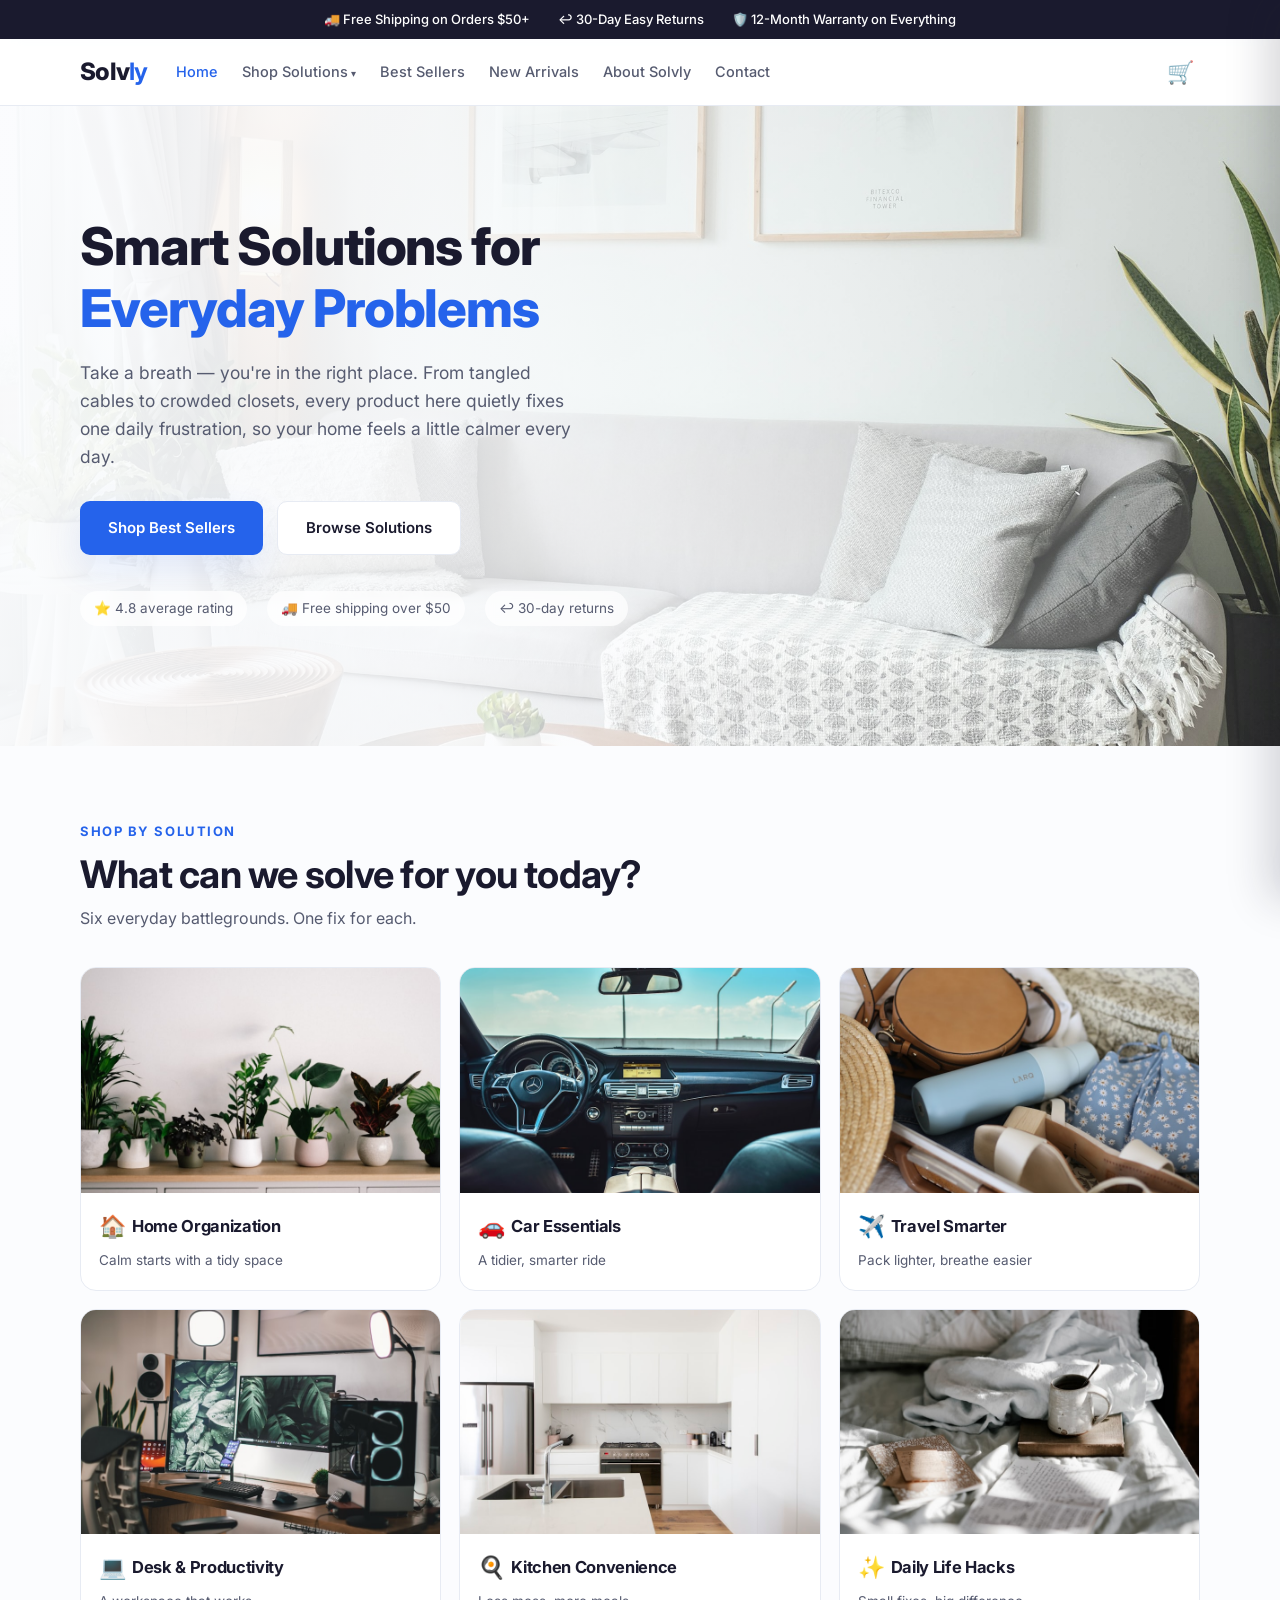
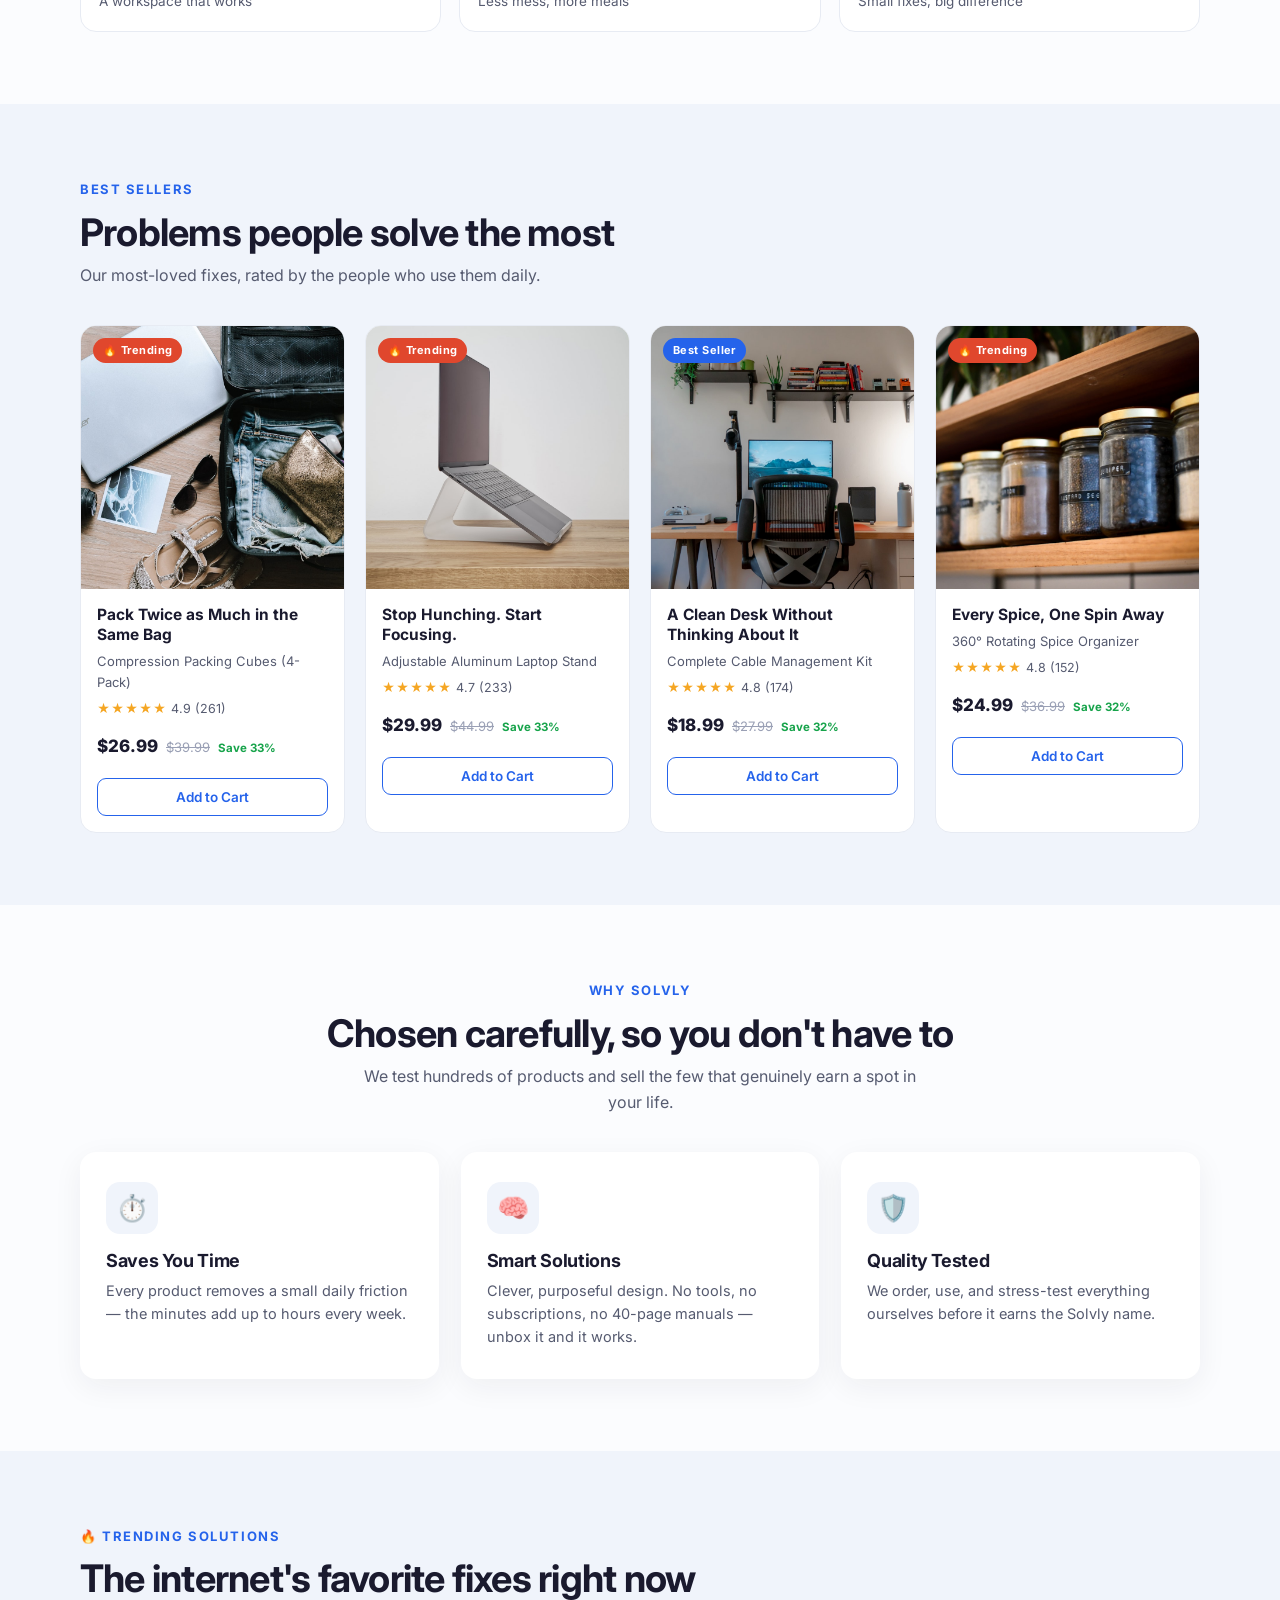
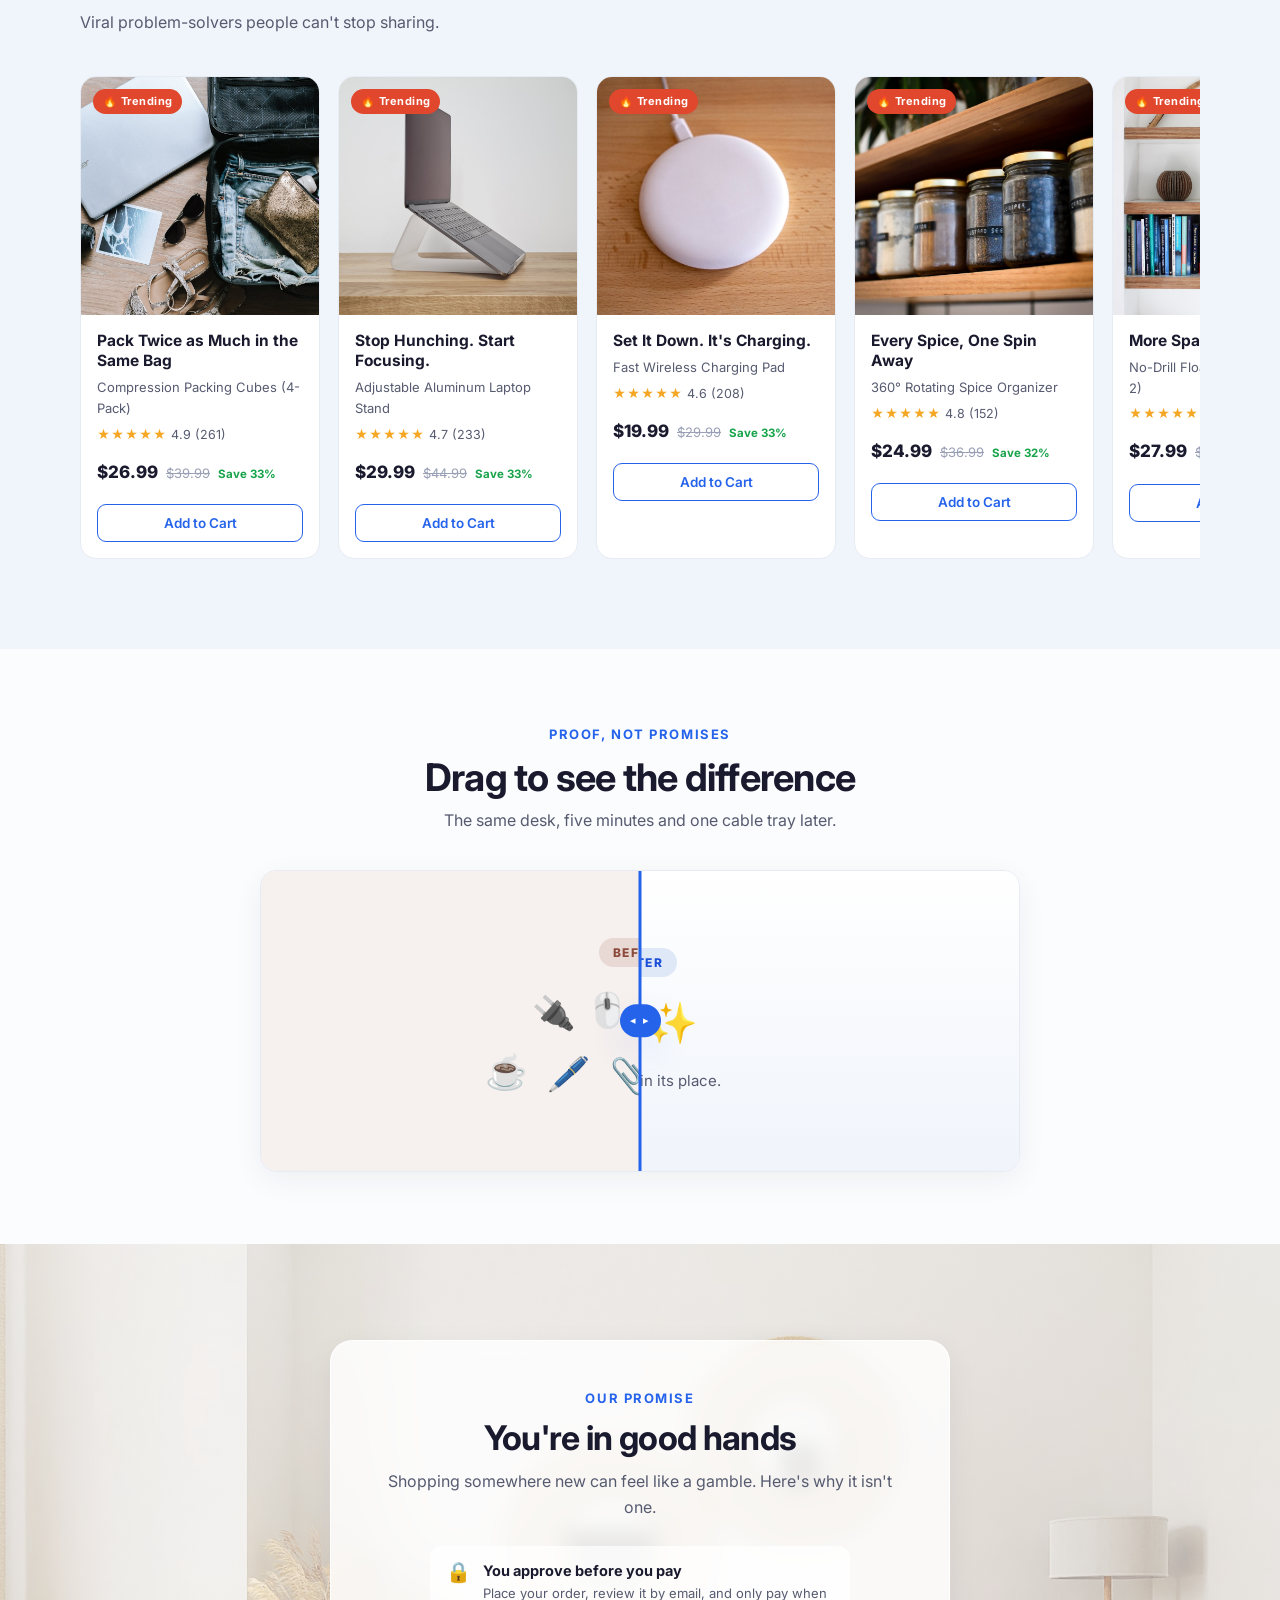
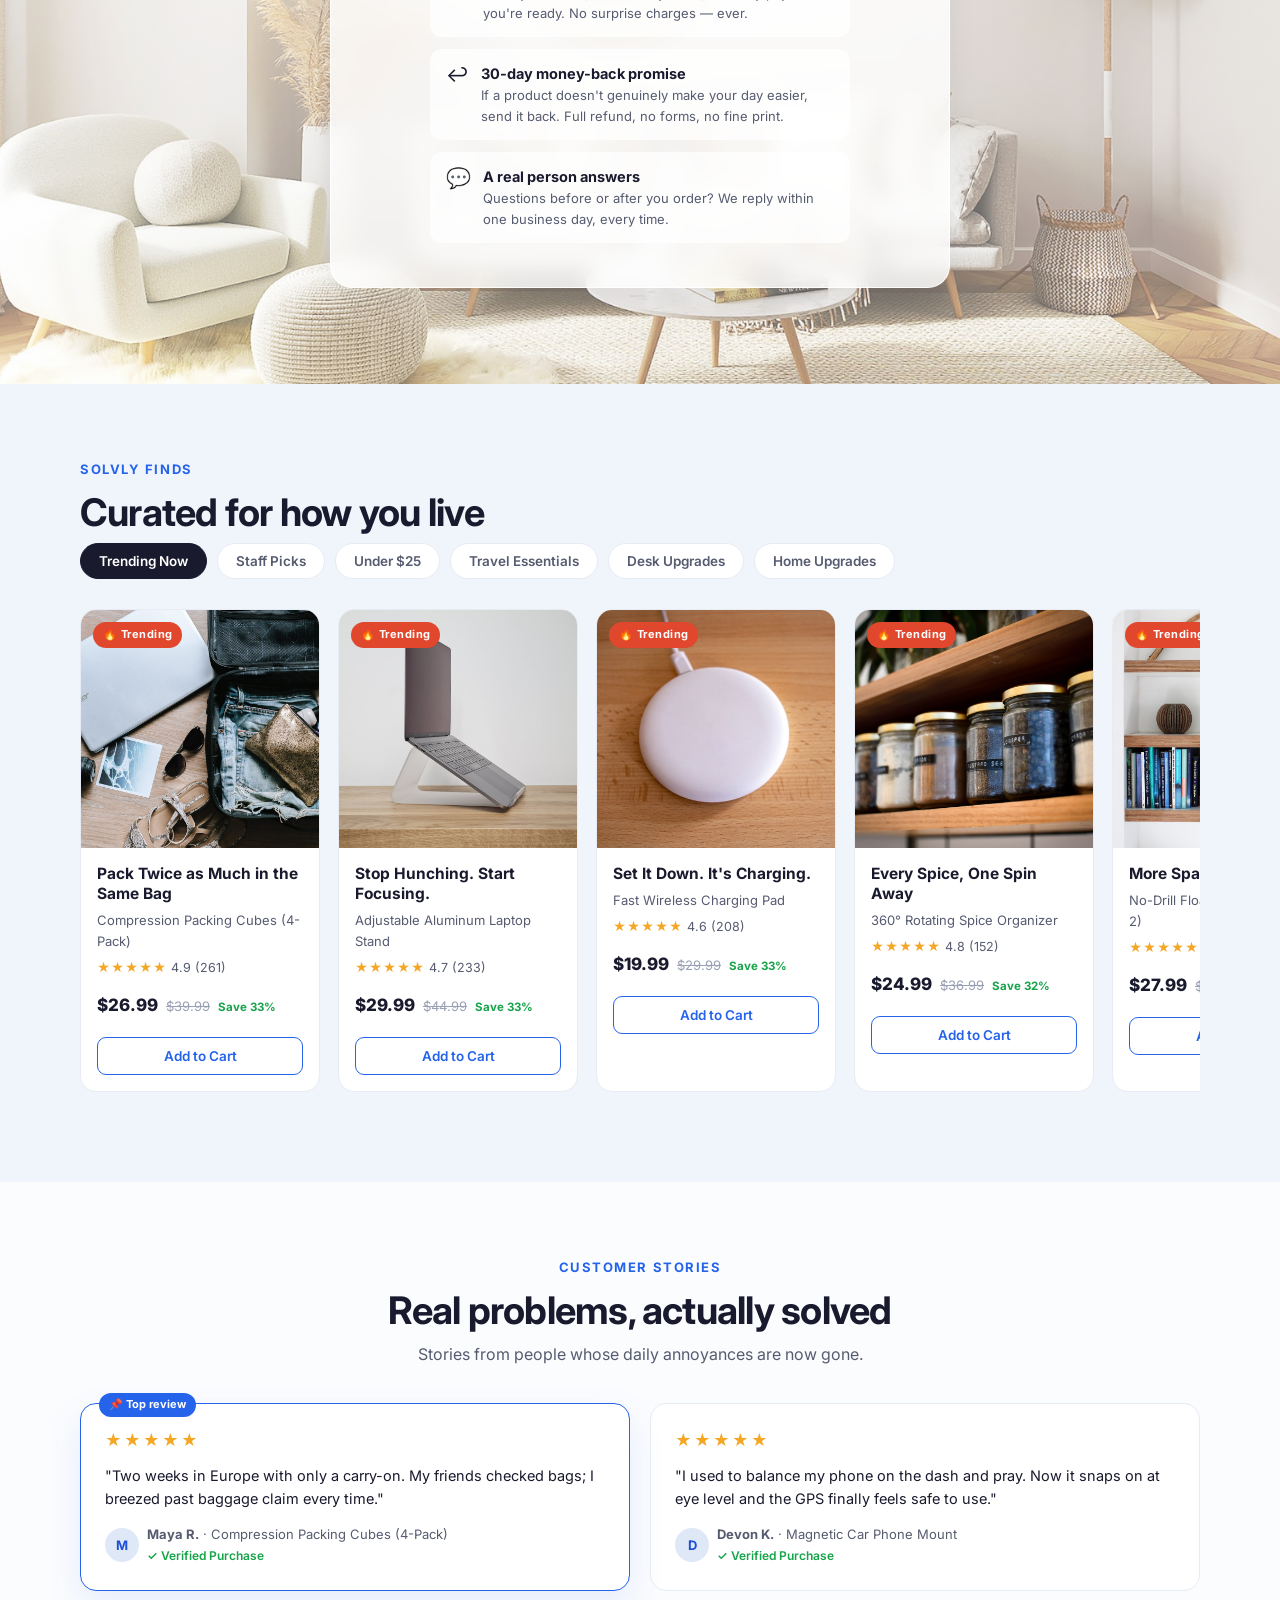
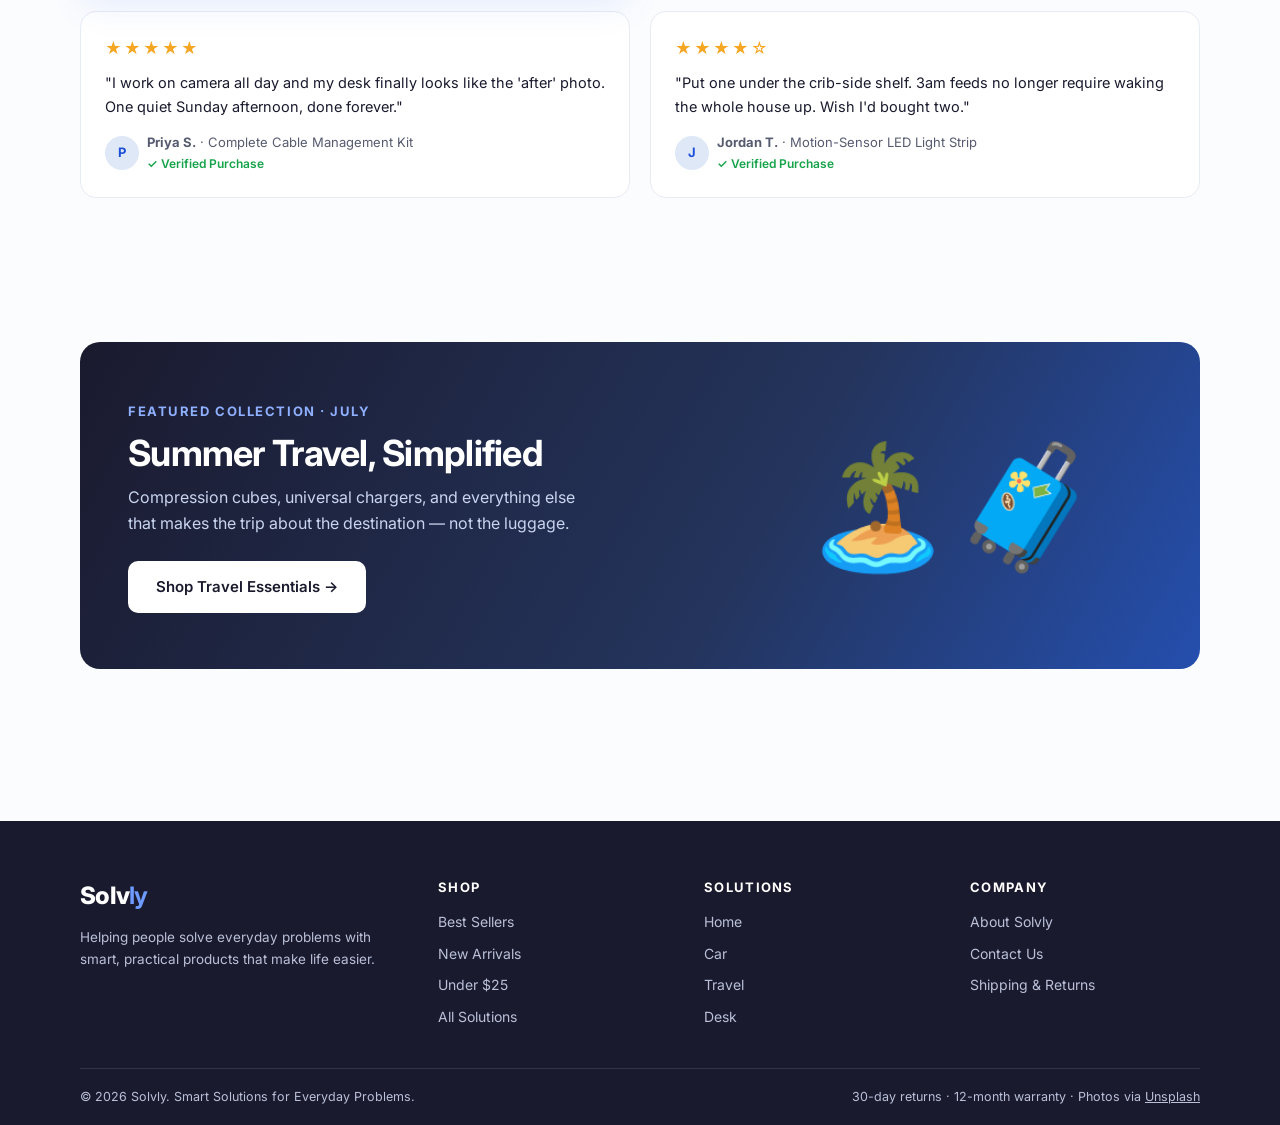
<file: index.html>
<!DOCTYPE html>
<html lang="en">
<head>
  <meta charset="UTF-8" />
  <meta name="viewport" content="width=device-width, initial-scale=1.0" />
  <title>Solvly — Smart Solutions for Everyday Problems</title>
  <meta name="description" content="Practical products that simplify your home, workspace, travel, and daily routine. Every product solves a real everyday problem." />
  <link rel="preconnect" href="https://fonts.googleapis.com" />
  <link rel="preconnect" href="https://fonts.gstatic.com" crossorigin />
  <link href="https://fonts.googleapis.com/css2?family=Inter:wght@400;500;600;700;800&display=swap" rel="stylesheet" />
  <link rel="stylesheet" href="css/style.css" />
  <link rel="icon" href="data:image/svg+xml,<svg xmlns='http://www.w3.org/2000/svg' viewBox='0 0 100 100'><text y='0.9em' font-size='90'>💡</text></svg>" />
</head>
<body>
  <div id="site-header"></div>

  <!-- HERO -->
  <section class="hero">
    <div class="wrap">
      <div class="hero-inner">
        <h1>Smart Solutions for <em>Everyday Problems</em></h1>
        <p>Take a breath — you're in the right place. From tangled cables to crowded closets, every product here quietly fixes one daily frustration, so your home feels a little calmer every day.</p>
        <div class="hero-ctas">
          <a class="btn btn-primary" href="shop.html?f=best">Shop Best Sellers</a>
          <a class="btn btn-ghost" href="#solutions">Browse Solutions</a>
        </div>
        <div class="hero-trust">
          <span>⭐ 4.8 average rating</span>
          <span>🚚 Free shipping over $50</span>
          <span>↩️ 30-day returns</span>
        </div>
      </div>
    </div>
  </section>

  <!-- SHOP BY SOLUTION -->
  <section class="section" id="solutions">
    <div class="wrap">
      <span class="kicker">Shop by Solution</span>
      <h2 class="section-title">What can we solve for you today?</h2>
      <p class="section-sub">Six everyday battlegrounds. One fix for each.</p>
      <div class="cat-grid" id="cat-grid"></div>
    </div>
  </section>

  <!-- BEST SELLERS -->
  <section class="section tinted">
    <div class="wrap">
      <span class="kicker">Best Sellers</span>
      <h2 class="section-title">Problems people solve the most</h2>
      <p class="section-sub">Our most-loved fixes, rated by the people who use them daily.</p>
      <div class="prod-grid" id="best-grid"></div>
    </div>
  </section>

  <!-- WHY SOLVLY -->
  <section class="section">
    <div class="wrap">
      <div class="center">
        <span class="kicker">Why Solvly</span>
        <h2 class="section-title">Chosen carefully, so you don't have to</h2>
        <p class="section-sub">We test hundreds of products and sell the few that genuinely earn a spot in your life.</p>
      </div>
      <div class="why-grid">
        <div class="why-card">
          <div class="icon">⏱️</div>
          <h3>Saves You Time</h3>
          <p>Every product removes a small daily friction — the minutes add up to hours every week.</p>
        </div>
        <div class="why-card">
          <div class="icon">🧠</div>
          <h3>Smart Solutions</h3>
          <p>Clever, purposeful design. No tools, no subscriptions, no 40-page manuals — unbox it and it works.</p>
        </div>
        <div class="why-card">
          <div class="icon">🛡️</div>
          <h3>Quality Tested</h3>
          <p>We order, use, and stress-test everything ourselves before it earns the Solvly name.</p>
        </div>
      </div>
    </div>
  </section>

  <!-- TRENDING SOLUTIONS -->
  <section class="section tinted">
    <div class="wrap">
      <span class="kicker">🔥 Trending Solutions</span>
      <h2 class="section-title">The internet's favorite fixes right now</h2>
      <p class="section-sub">Viral problem-solvers people can't stop sharing.</p>
      <div class="h-scroll" id="trending-row"></div>
    </div>
  </section>

  <!-- BEFORE / AFTER -->
  <section class="section">
    <div class="wrap">
      <div class="center">
        <span class="kicker">Proof, not promises</span>
        <h2 class="section-title">Drag to see the difference</h2>
        <p class="section-sub">The same desk, five minutes and one cable tray later.</p>
      </div>
      <div class="ba-wrap">
        <div class="ba" id="ba-slider">
          <div class="ba-pane ba-before">
            <span class="ba-tag">Before</span>
            <div class="scatter">🔌🖱️📄🎧</div>
            <div class="scatter">☕🖊️📎🔋💾</div>
          </div>
          <div class="ba-pane ba-after">
            <span class="ba-tag">After</span>
            <div class="neat">💻 ✨</div>
            <p class="ba-caption">Everything in its place.</p>
          </div>
          <div class="ba-handle"></div>
        </div>
      </div>
    </div>
  </section>

  <!-- OUR PROMISE -->
  <section class="promise">
    <div class="wrap">
      <div class="promise-card">
        <span class="kicker">Our Promise</span>
        <h2>You're in good hands</h2>
        <p>Shopping somewhere new can feel like a gamble. Here's why it isn't one.</p>
        <ul class="promise-list">
          <li><span class="pi">🔒</span><div><b>You approve before you pay</b><p>Place your order, review it by email, and only pay when you're ready. No surprise charges — ever.</p></div></li>
          <li><span class="pi">↩️</span><div><b>30-day money-back promise</b><p>If a product doesn't genuinely make your day easier, send it back. Full refund, no forms, no fine print.</p></div></li>
          <li><span class="pi">💬</span><div><b>A real person answers</b><p>Questions before or after you order? We reply within one business day, every time.</p></div></li>
        </ul>
      </div>
    </div>
  </section>

  <!-- SOLVLY FINDS -->
  <section class="section tinted">
    <div class="wrap">
      <span class="kicker">Solvly Finds</span>
      <h2 class="section-title">Curated for how you live</h2>
      <div class="finds-tabs" id="finds-tabs"></div>
      <div class="h-scroll" id="finds-row"></div>
    </div>
  </section>

  <!-- REVIEWS -->
  <section class="section">
    <div class="wrap">
      <div class="center">
        <span class="kicker">Customer Stories</span>
        <h2 class="section-title">Real problems, actually solved</h2>
        <p class="section-sub">Stories from people whose daily annoyances are now gone.</p>
      </div>
      <div class="review-grid" id="review-grid"></div>
    </div>
  </section>

  <!-- FEATURED COLLECTION -->
  <section class="section">
    <div class="wrap">
      <div class="collection-banner">
        <div>
          <span class="kicker" style="color:#8fb0ff">Featured Collection · July</span>
          <h2>Summer Travel, Simplified</h2>
          <p>Compression cubes, universal chargers, and everything else that makes the trip about the destination — not the luggage.</p>
          <a class="btn btn-primary" href="shop.html?cat=travel">Shop Travel Essentials →</a>
        </div>
        <div class="big-emoji">🏝️🧳</div>
      </div>
    </div>
  </section>

  <div id="site-footer"></div>

  <script src="js/data.js"></script>
  <script src="js/main.js"></script>
  <script>
    document.addEventListener("DOMContentLoaded", () => {
      // categories
      $("#cat-grid").innerHTML = SOLVLY_CATEGORIES.map((c) => `
        <a class="cat-card" href="shop.html?cat=${c.id}">
          <img class="cat-photo" src="${c.img}" alt="${c.name}" loading="lazy" />
          <div class="cat-body">
            <span class="icon">${c.icon}</span><h3>${c.name}</h3>
            <p>${c.blurb}</p>
          </div>
        </a>`).join("");

      // best sellers (top 4 by tag)
      const best = SOLVLY_PRODUCTS.filter((p) => p.tags.includes("best")).slice(0, 4);
      $("#best-grid").innerHTML = best.map((p) => productCard(p)).join("");

      // trending row
      const trending = SOLVLY_PRODUCTS.filter((p) => p.tags.includes("trending"));
      $("#trending-row").innerHTML = trending.map((p) => productCard(p, { badge: "🔥 Trending" })).join("");

      // finds tabs
      const FINDS = [
        { id: "trending", label: "Trending Now" },
        { id: "staff", label: "Staff Picks" },
        { id: "under25", label: "Under $25" },
        { id: "travel", label: "Travel Essentials" },
        { id: "deskup", label: "Desk Upgrades" },
        { id: "homeup", label: "Home Upgrades" },
      ];
      const tabsEl = $("#finds-tabs");
      tabsEl.innerHTML = FINDS.map((f, i) =>
        `<button class="finds-tab ${i === 0 ? "active" : ""}" data-find="${f.id}">${f.label}</button>`).join("");
      const showFinds = (id) => {
        const items = SOLVLY_PRODUCTS.filter((p) => p.tags.includes(id));
        $("#finds-row").innerHTML = items.map((p) => productCard(p)).join("");
        bindAddButtons($("#finds-row"));
      };
      tabsEl.addEventListener("click", (e) => {
        const btn = e.target.closest(".finds-tab");
        if (!btn) return;
        $$(".finds-tab").forEach((t) => t.classList.remove("active"));
        btn.classList.add("active");
        showFinds(btn.dataset.find);
      });
      showFinds("trending");

      // reviews
      $("#review-grid").innerHTML = SOLVLY_REVIEWS.map((r, i) => {
        const p = byId(r.product);
        return `
        <div class="review-card ${i === 0 ? "pinned" : ""}">
          <div class="review-stars">${"★".repeat(r.stars)}${"☆".repeat(5 - r.stars)}</div>
          <p class="review-text">"${r.text}"</p>
          <div class="review-meta">
            <span class="avatar">${r.name[0]}</span>
            <span><b>${r.name}</b> · ${p.name}<br><span class="verified">✓ Verified Purchase</span></span>
          </div>
        </div>`;
      }).join("");

      bindAddButtons();
      initBASlider("#ba-slider");
    });
  </script>
</body>
</html>
</file>
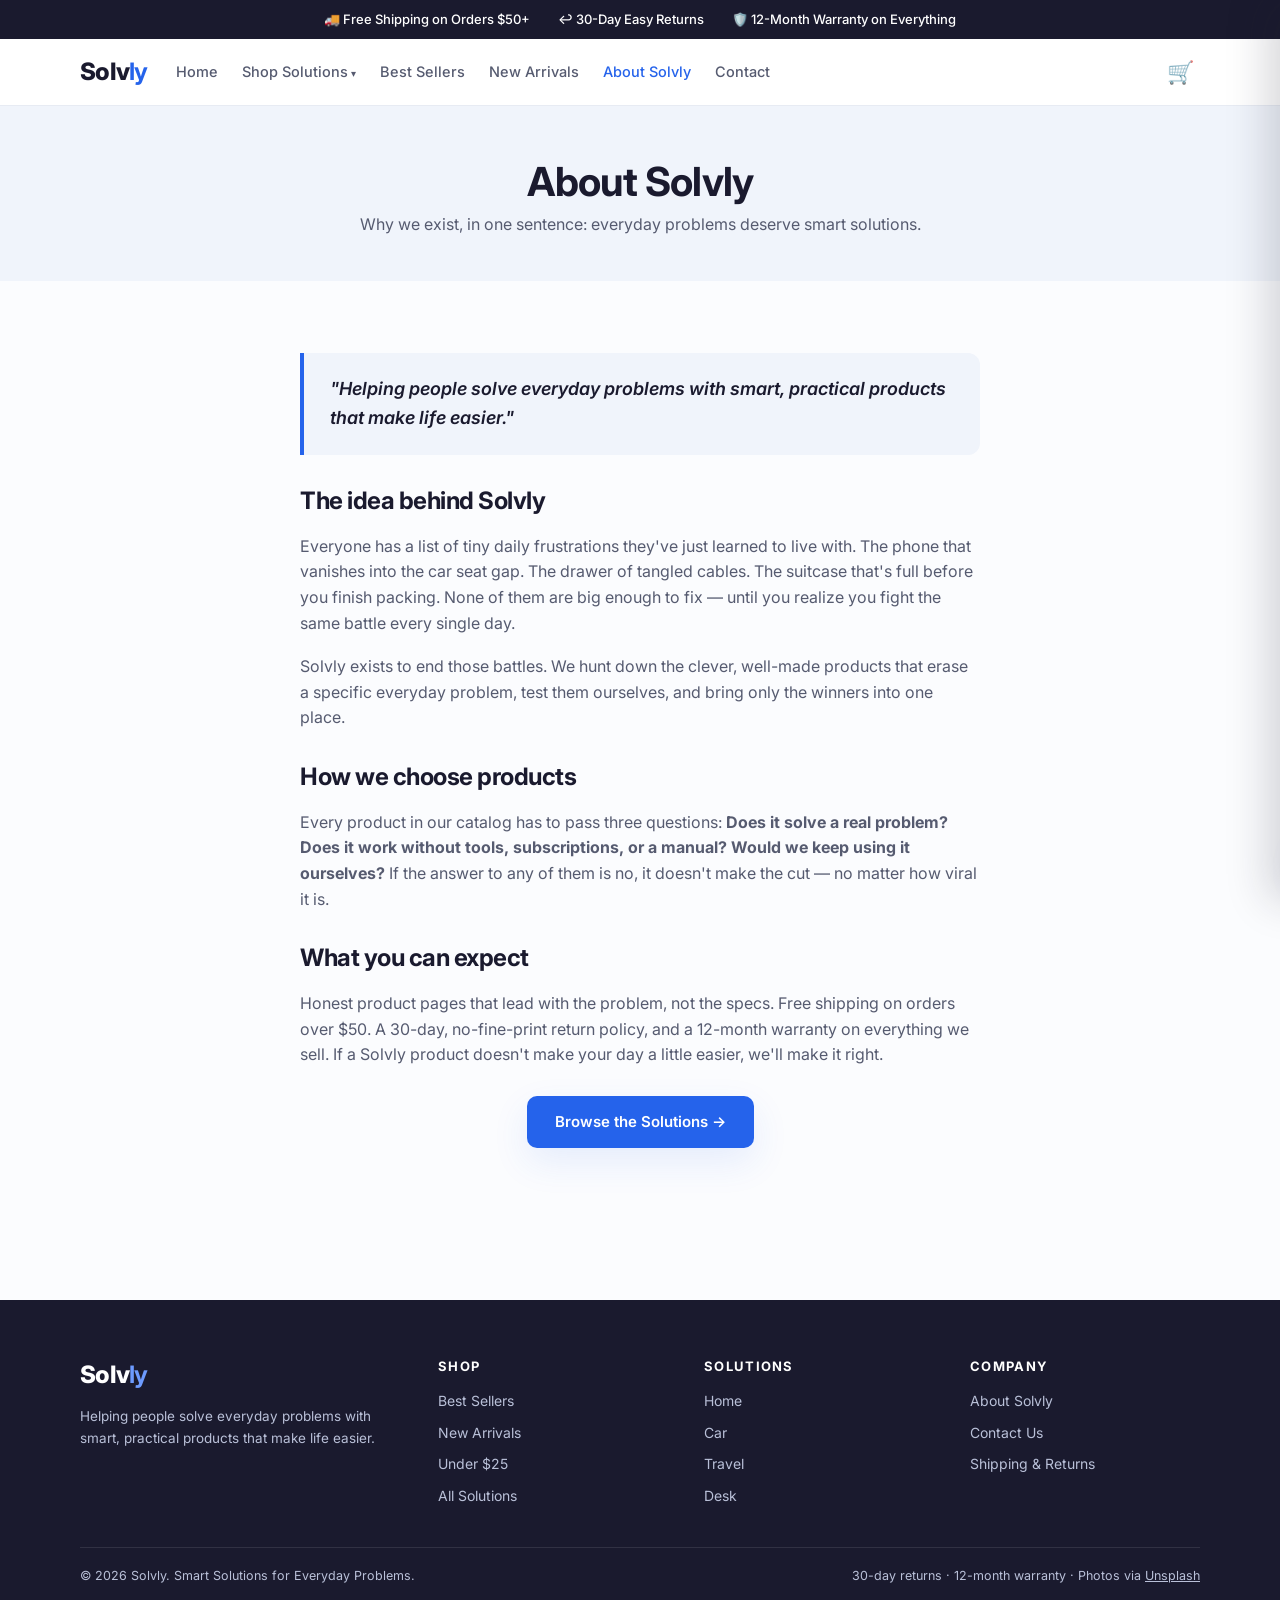
<file: about.html>
<!DOCTYPE html>
<html lang="en">
<head>
  <meta charset="UTF-8" />
  <meta name="viewport" content="width=device-width, initial-scale=1.0" />
  <title>About Solvly — Smart Solutions for Everyday Problems</title>
  <meta name="description" content="Solvly is a modern lifestyle brand helping people solve everyday problems with smart, practical products that make life easier." />
  <link rel="preconnect" href="https://fonts.googleapis.com" />
  <link rel="preconnect" href="https://fonts.gstatic.com" crossorigin />
  <link href="https://fonts.googleapis.com/css2?family=Inter:wght@400;500;600;700;800&display=swap" rel="stylesheet" />
  <link rel="stylesheet" href="css/style.css" />
  <link rel="icon" href="data:image/svg+xml,<svg xmlns='http://www.w3.org/2000/svg' viewBox='0 0 100 100'><text y='0.9em' font-size='90'>💡</text></svg>" />
</head>
<body>
  <div id="site-header"></div>

  <section class="page-hero">
    <div class="wrap center">
      <h1>About Solvly</h1>
      <p>Why we exist, in one sentence: everyday problems deserve smart solutions.</p>
    </div>
  </section>

  <section class="section">
    <div class="wrap prose">
      <div class="mission-quote">
        "Helping people solve everyday problems with smart, practical products that make life easier."
      </div>

      <h2>The idea behind Solvly</h2>
      <p>
        Everyone has a list of tiny daily frustrations they've just learned to live with. The phone that vanishes
        into the car seat gap. The drawer of tangled cables. The suitcase that's full before you finish packing.
        None of them are big enough to fix — until you realize you fight the same battle every single day.
      </p>
      <p>
        Solvly exists to end those battles. We hunt down the clever, well-made products that erase a specific
        everyday problem, test them ourselves, and bring only the winners into one place.
      </p>

      <h2>How we choose products</h2>
      <p>
        Every product in our catalog has to pass three questions: <b>Does it solve a real problem?</b>
        <b>Does it work without tools, subscriptions, or a manual?</b> <b>Would we keep using it ourselves?</b>
        If the answer to any of them is no, it doesn't make the cut — no matter how viral it is.
      </p>

      <h2>What you can expect</h2>
      <p>
        Honest product pages that lead with the problem, not the specs. Free shipping on orders over $50.
        A 30-day, no-fine-print return policy, and a 12-month warranty on everything we sell.
        If a Solvly product doesn't make your day a little easier, we'll make it right.
      </p>

      <p style="text-align:center; padding-top: 10px">
        <a class="btn btn-primary" href="shop.html">Browse the Solutions →</a>
      </p>
    </div>
  </section>

  <div id="site-footer"></div>

  <script src="js/data.js"></script>
  <script src="js/main.js"></script>
</body>
</html>
</file>
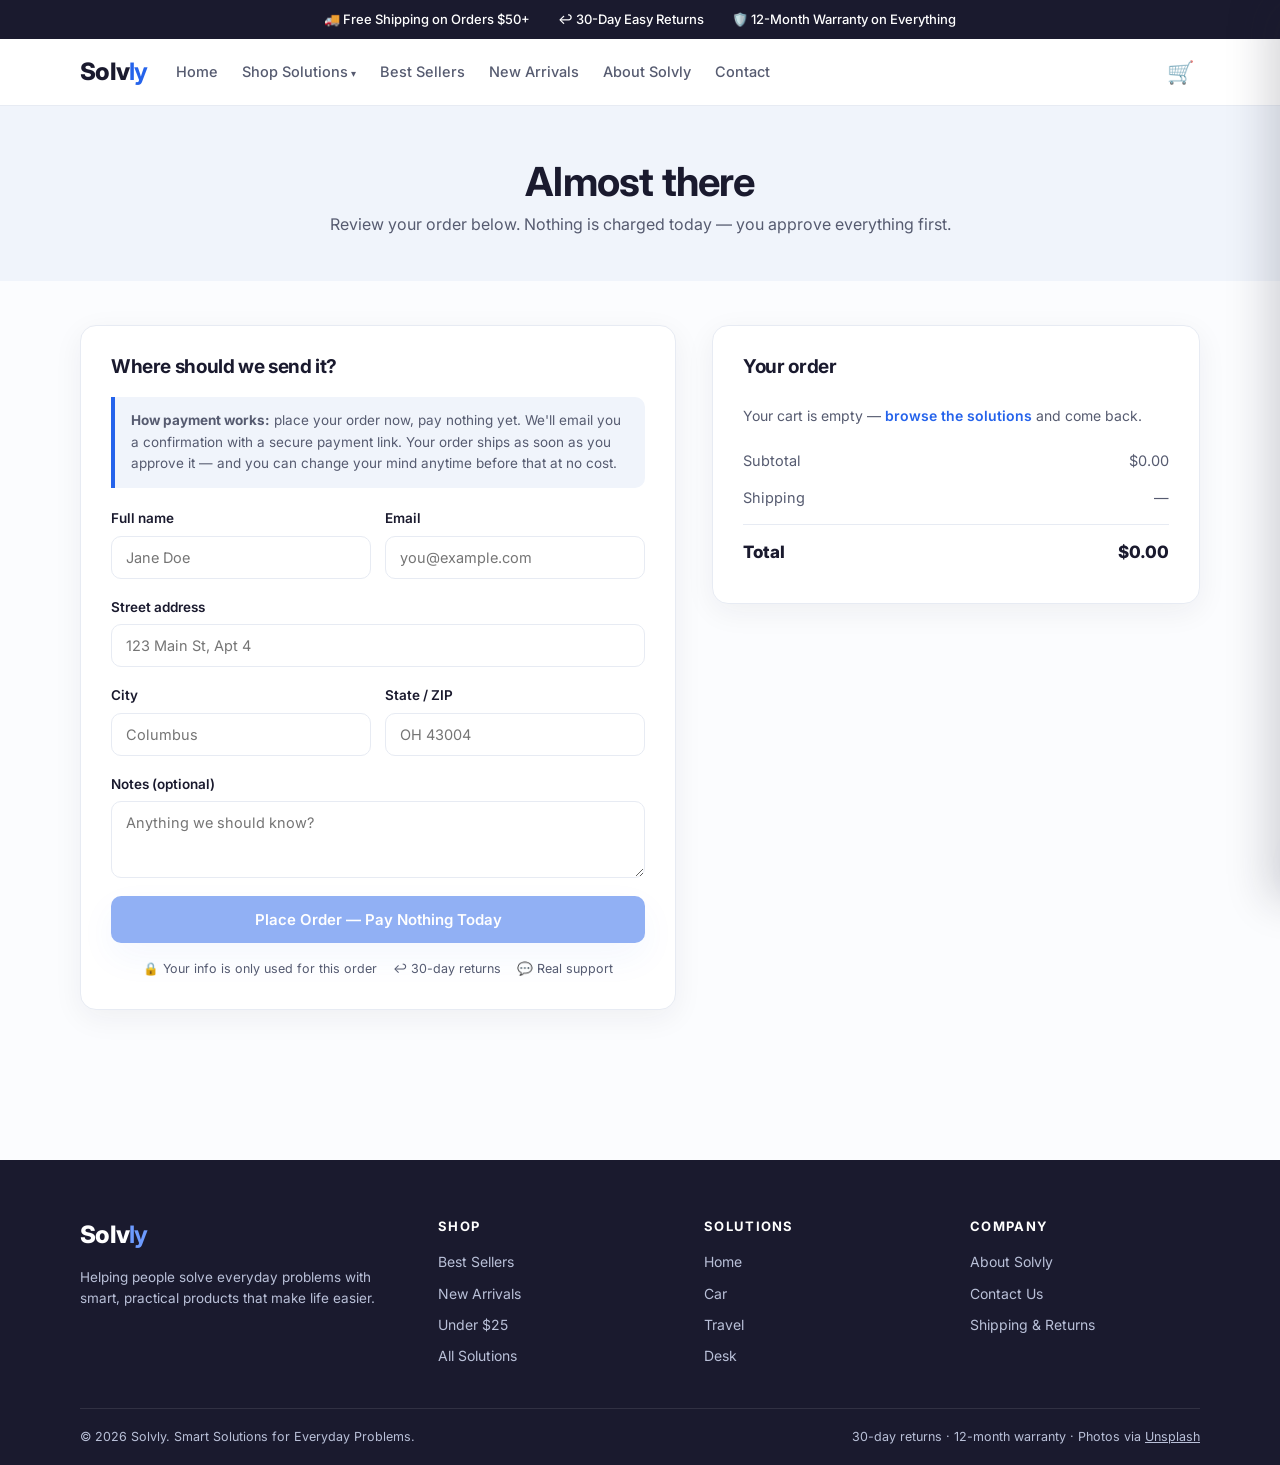
<file: checkout.html>
<!DOCTYPE html>
<html lang="en">
<head>
  <meta charset="UTF-8" />
  <meta name="viewport" content="width=device-width, initial-scale=1.0" />
  <title>Checkout — Solvly</title>
  <meta name="description" content="Review your Solvly order. You approve everything by email before any payment happens." />
  <link rel="preconnect" href="https://fonts.googleapis.com" />
  <link rel="preconnect" href="https://fonts.gstatic.com" crossorigin />
  <link href="https://fonts.googleapis.com/css2?family=Inter:wght@400;500;600;700;800&display=swap" rel="stylesheet" />
  <link rel="stylesheet" href="css/style.css" />
  <link rel="icon" href="data:image/svg+xml,<svg xmlns='http://www.w3.org/2000/svg' viewBox='0 0 100 100'><text y='0.9em' font-size='90'>💡</text></svg>" />
</head>
<body>
  <div id="site-header"></div>

  <section class="page-hero">
    <div class="wrap center">
      <h1>Almost there</h1>
      <p>Review your order below. Nothing is charged today — you approve everything first.</p>
    </div>
  </section>

  <div class="wrap">
    <div class="checkout-grid">
      <!-- ORDER FORM -->
      <div class="checkout-form">
        <h3>Where should we send it?</h3>
        <div class="pay-note">
          <b>How payment works:</b> place your order now, pay nothing yet. We'll email you a
          confirmation with a secure payment link. Your order ships as soon as you approve it —
          and you can change your mind anytime before that at no cost.
        </div>
        <!-- Orders are delivered to the store inbox via FormSubmit (free service).
             OWNER: the FIRST order ever submitted triggers a one-time activation email
             to your inbox from formsubmit.co — click it once and all future orders flow in. -->
        <form id="order-form" action="https://formsubmit.co/brianandbrightthebest@gmail.com" method="POST">
          <input type="hidden" name="_subject" value="🛒 New Solvly order!" />
          <input type="hidden" name="_template" value="table" />
          <input type="hidden" name="_captcha" value="false" />
          <input type="hidden" name="_next" value="https://brianandbrightthebest-rgb.github.io/solvly/thanks.html" />
          <input type="hidden" name="order_items" id="f-items" />
          <input type="hidden" name="order_total" id="f-total" />

          <div class="form-2col">
            <div class="form-row">
              <label for="f-name">Full name</label>
              <input id="f-name" name="name" required placeholder="Jane Doe" autocomplete="name" />
            </div>
            <div class="form-row">
              <label for="f-email">Email</label>
              <input id="f-email" name="email" type="email" required placeholder="you@example.com" autocomplete="email" />
            </div>
          </div>
          <div class="form-row">
            <label for="f-addr">Street address</label>
            <input id="f-addr" name="address" required placeholder="123 Main St, Apt 4" autocomplete="street-address" />
          </div>
          <div class="form-2col">
            <div class="form-row">
              <label for="f-city">City</label>
              <input id="f-city" name="city" required placeholder="Columbus" autocomplete="address-level2" />
            </div>
            <div class="form-row">
              <label for="f-state">State / ZIP</label>
              <input id="f-state" name="state_zip" required placeholder="OH 43004" />
            </div>
          </div>
          <div class="form-row">
            <label for="f-notes">Notes (optional)</label>
            <textarea id="f-notes" name="notes" rows="3" placeholder="Anything we should know?"></textarea>
          </div>
          <button class="btn btn-primary btn-block" type="submit" id="place-order">Place Order — Pay Nothing Today</button>
          <div class="checkout-reassure">
            <span>🔒 Your info is only used for this order</span>
            <span>↩️ 30-day returns</span>
            <span>💬 Real support</span>
          </div>
        </form>
      </div>

      <!-- ORDER SUMMARY -->
      <div class="order-summary">
        <h3>Your order</h3>
        <div id="sum-items"></div>
        <div class="ship-progress" id="ship-progress"></div>
        <div class="sum-row"><span>Subtotal</span><span id="sum-subtotal">$0.00</span></div>
        <div class="sum-row"><span>Shipping</span><span id="sum-shipping">—</span></div>
        <div class="sum-row total"><span>Total</span><span id="sum-total">$0.00</span></div>
      </div>
    </div>
  </div>

  <div id="site-footer"></div>

  <script src="js/data.js"></script>
  <script src="js/main.js"></script>
  <script>
    document.addEventListener("DOMContentLoaded", () => {
      const SHIP_FLAT = 4.99, FREE_AT = 50;
      const entries = cartEntries();

      if (!entries.length) {
        $("#sum-items").innerHTML = `<p style="color:var(--ink-soft);font-size:14px;padding:8px 0 14px">
          Your cart is empty — <a href="shop.html" style="color:var(--blue);font-weight:600">browse the solutions</a> and come back.</p>`;
        $("#place-order").disabled = true;
        $("#place-order").style.opacity = 0.5;
        $("#ship-progress").hidden = true;
        return;
      }

      const subtotal = cartSubtotal();
      const shipping = subtotal >= FREE_AT ? 0 : SHIP_FLAT;

      $("#sum-items").innerHTML = entries.map(([slug, q]) => {
        const p = byId(slug);
        return `<div class="sum-item">
          ${p.img ? `<img src="${p.img}" alt="${p.name}">` : `<div style="font-size:26px">${p.emoji}</div>`}
          <div><div class="n">${p.name}</div><div class="q">Qty ${q} · ${money(p.price)} each</div></div>
          <div class="p">${money(p.price * q)}</div>
        </div>`;
      }).join("");

      $("#sum-subtotal").textContent = money(subtotal);
      $("#sum-shipping").textContent = shipping === 0 ? "FREE 🎉" : money(shipping);
      $("#sum-total").textContent = money(subtotal + shipping);
      $("#ship-progress").innerHTML = shipping === 0
        ? `🚚 You unlocked <b>free shipping</b> — nice.`
        : `🚚 Add <b>${money(FREE_AT - subtotal)}</b> more for free shipping.`;

      // pack the order into the email
      $("#order-form").addEventListener("submit", () => {
        $("#f-items").value = entries.map(([slug, q]) => {
          const p = byId(slug);
          return `${q} × ${p.name} @ ${money(p.price)} = ${money(p.price * q)}`;
        }).join(" | ");
        $("#f-total").value = `${money(subtotal + shipping)} (subtotal ${money(subtotal)} + shipping ${shipping === 0 ? "FREE" : money(shipping)})`;
      });
    });
  </script>
</body>
</html>
</file>
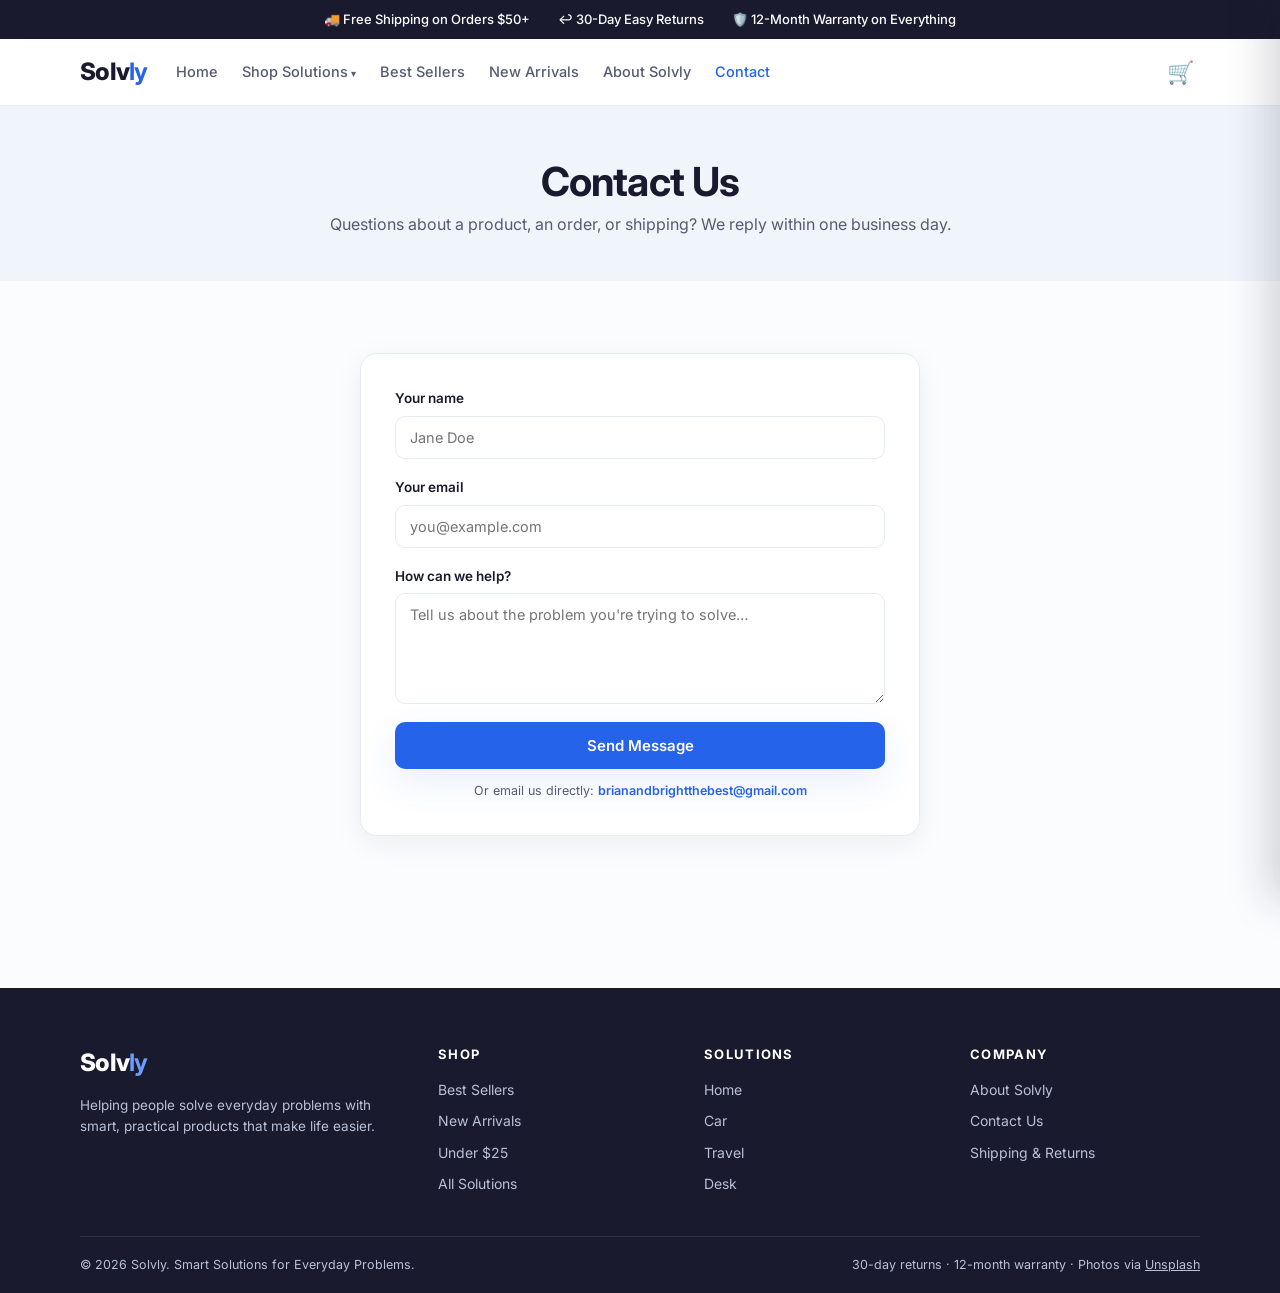
<file: contact.html>
<!DOCTYPE html>
<html lang="en">
<head>
  <meta charset="UTF-8" />
  <meta name="viewport" content="width=device-width, initial-scale=1.0" />
  <title>Contact — Solvly</title>
  <meta name="description" content="Questions about an order, shipping, or a product? The Solvly team replies within one business day." />
  <link rel="preconnect" href="https://fonts.googleapis.com" />
  <link rel="preconnect" href="https://fonts.gstatic.com" crossorigin />
  <link href="https://fonts.googleapis.com/css2?family=Inter:wght@400;500;600;700;800&display=swap" rel="stylesheet" />
  <link rel="stylesheet" href="css/style.css" />
  <link rel="icon" href="data:image/svg+xml,<svg xmlns='http://www.w3.org/2000/svg' viewBox='0 0 100 100'><text y='0.9em' font-size='90'>💡</text></svg>" />
</head>
<body>
  <div id="site-header"></div>

  <section class="page-hero">
    <div class="wrap center">
      <h1>Contact Us</h1>
      <p>Questions about a product, an order, or shipping? We reply within one business day.</p>
    </div>
  </section>

  <section class="section">
    <div class="wrap">
      <div class="contact-card">
        <!-- OWNER: this form opens the visitor's email app addressed to the store email.
             For a real inbox form later, create a free Formspree form and set
             action="https://formspree.io/f/YOUR_ID" method="POST" on the <form>. -->
        <form id="contact-form">
          <div class="form-row">
            <label for="cname">Your name</label>
            <input id="cname" name="name" required placeholder="Jane Doe" />
          </div>
          <div class="form-row">
            <label for="cemail">Your email</label>
            <input id="cemail" name="email" type="email" required placeholder="you@example.com" />
          </div>
          <div class="form-row">
            <label for="cmsg">How can we help?</label>
            <textarea id="cmsg" name="message" rows="5" required placeholder="Tell us about the problem you're trying to solve…"></textarea>
          </div>
          <button class="btn btn-primary btn-block" type="submit">Send Message</button>
          <p style="font-size:12.5px;color:var(--ink-soft);text-align:center;margin-top:12px">
            Or email us directly: <a href="mailto:brianandbrightthebest@gmail.com" style="color:var(--blue);font-weight:600">brianandbrightthebest@gmail.com</a>
          </p>
        </form>
      </div>
    </div>
  </section>

  <div id="site-footer"></div>

  <script src="js/data.js"></script>
  <script src="js/main.js"></script>
  <script>
    $("#contact-form").addEventListener("submit", (e) => {
      e.preventDefault();
      const name = $("#cname").value, email = $("#cemail").value, msg = $("#cmsg").value;
      const body = encodeURIComponent(`${msg}\n\n— ${name} (${email})`);
      location.href = `mailto:brianandbrightthebest@gmail.com?subject=${encodeURIComponent("Solvly inquiry from " + name)}&body=${body}`;
    });
  </script>
</body>
</html>
</file>
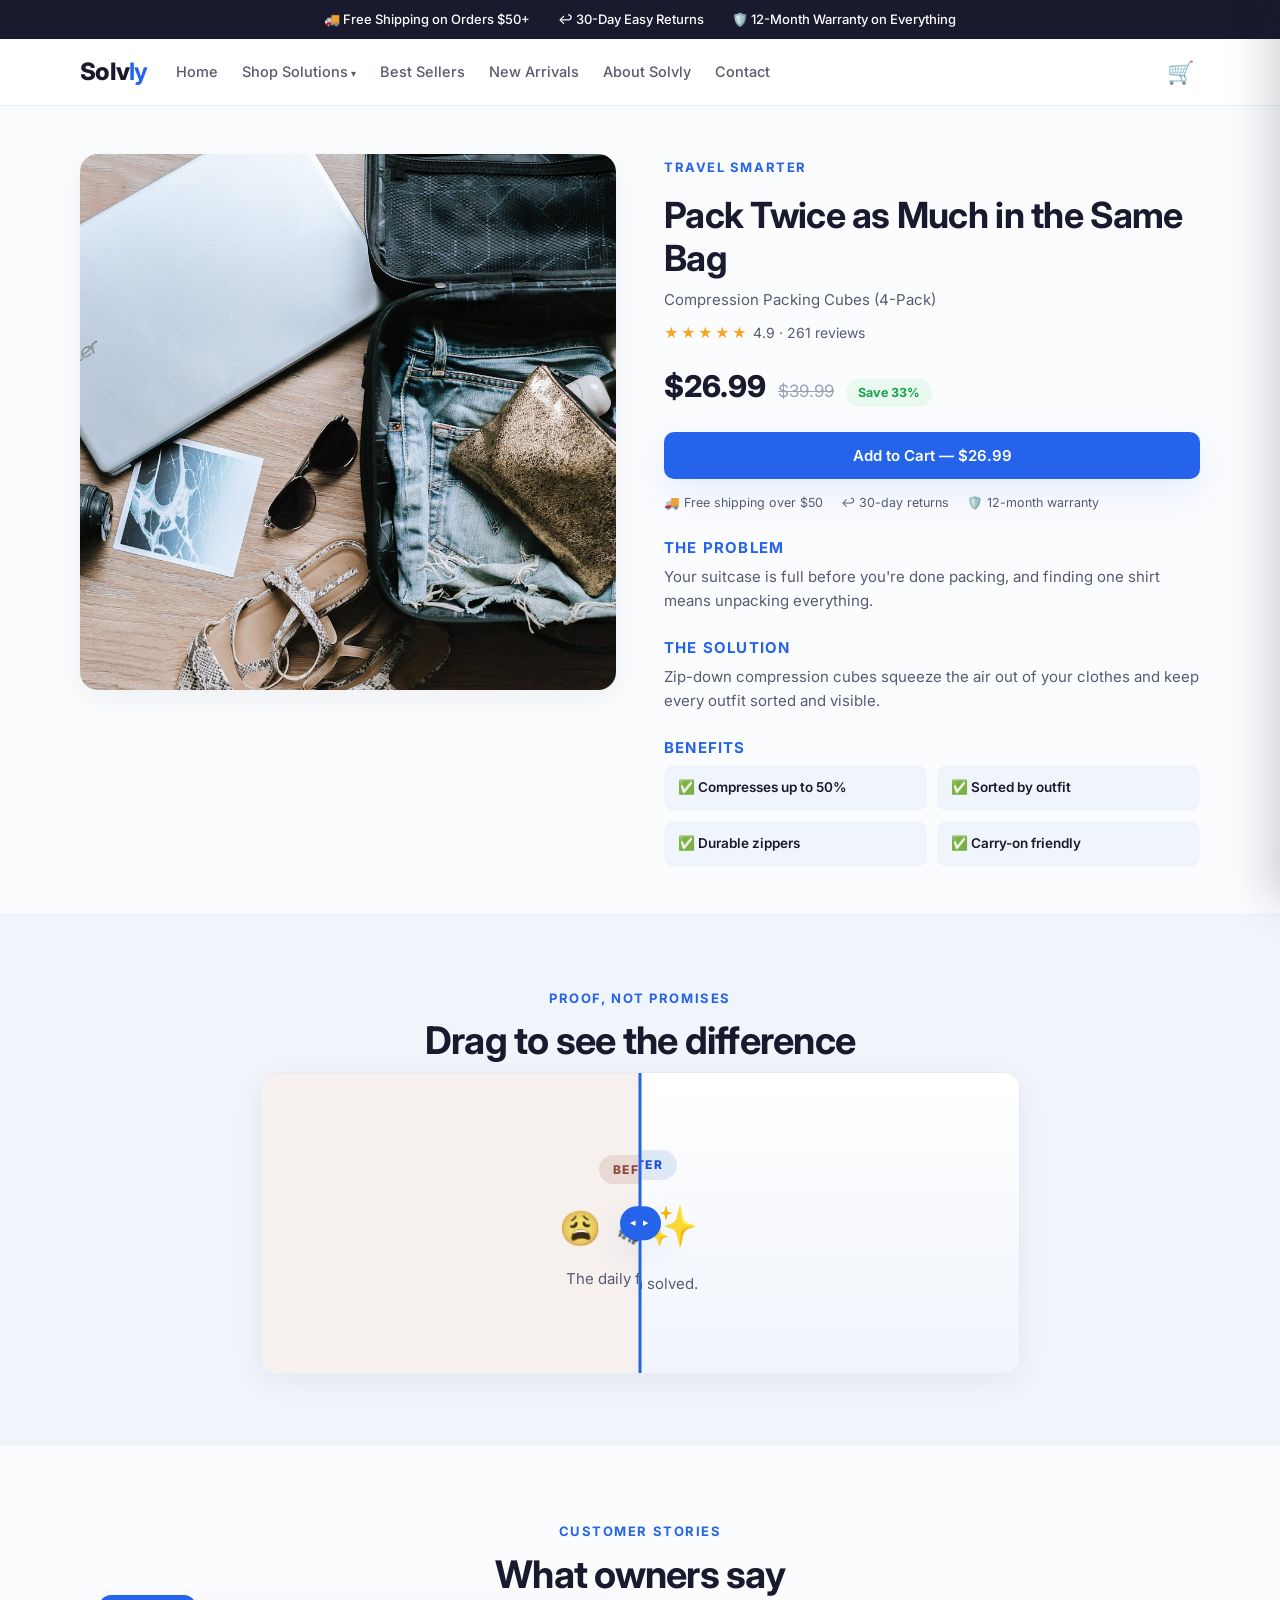
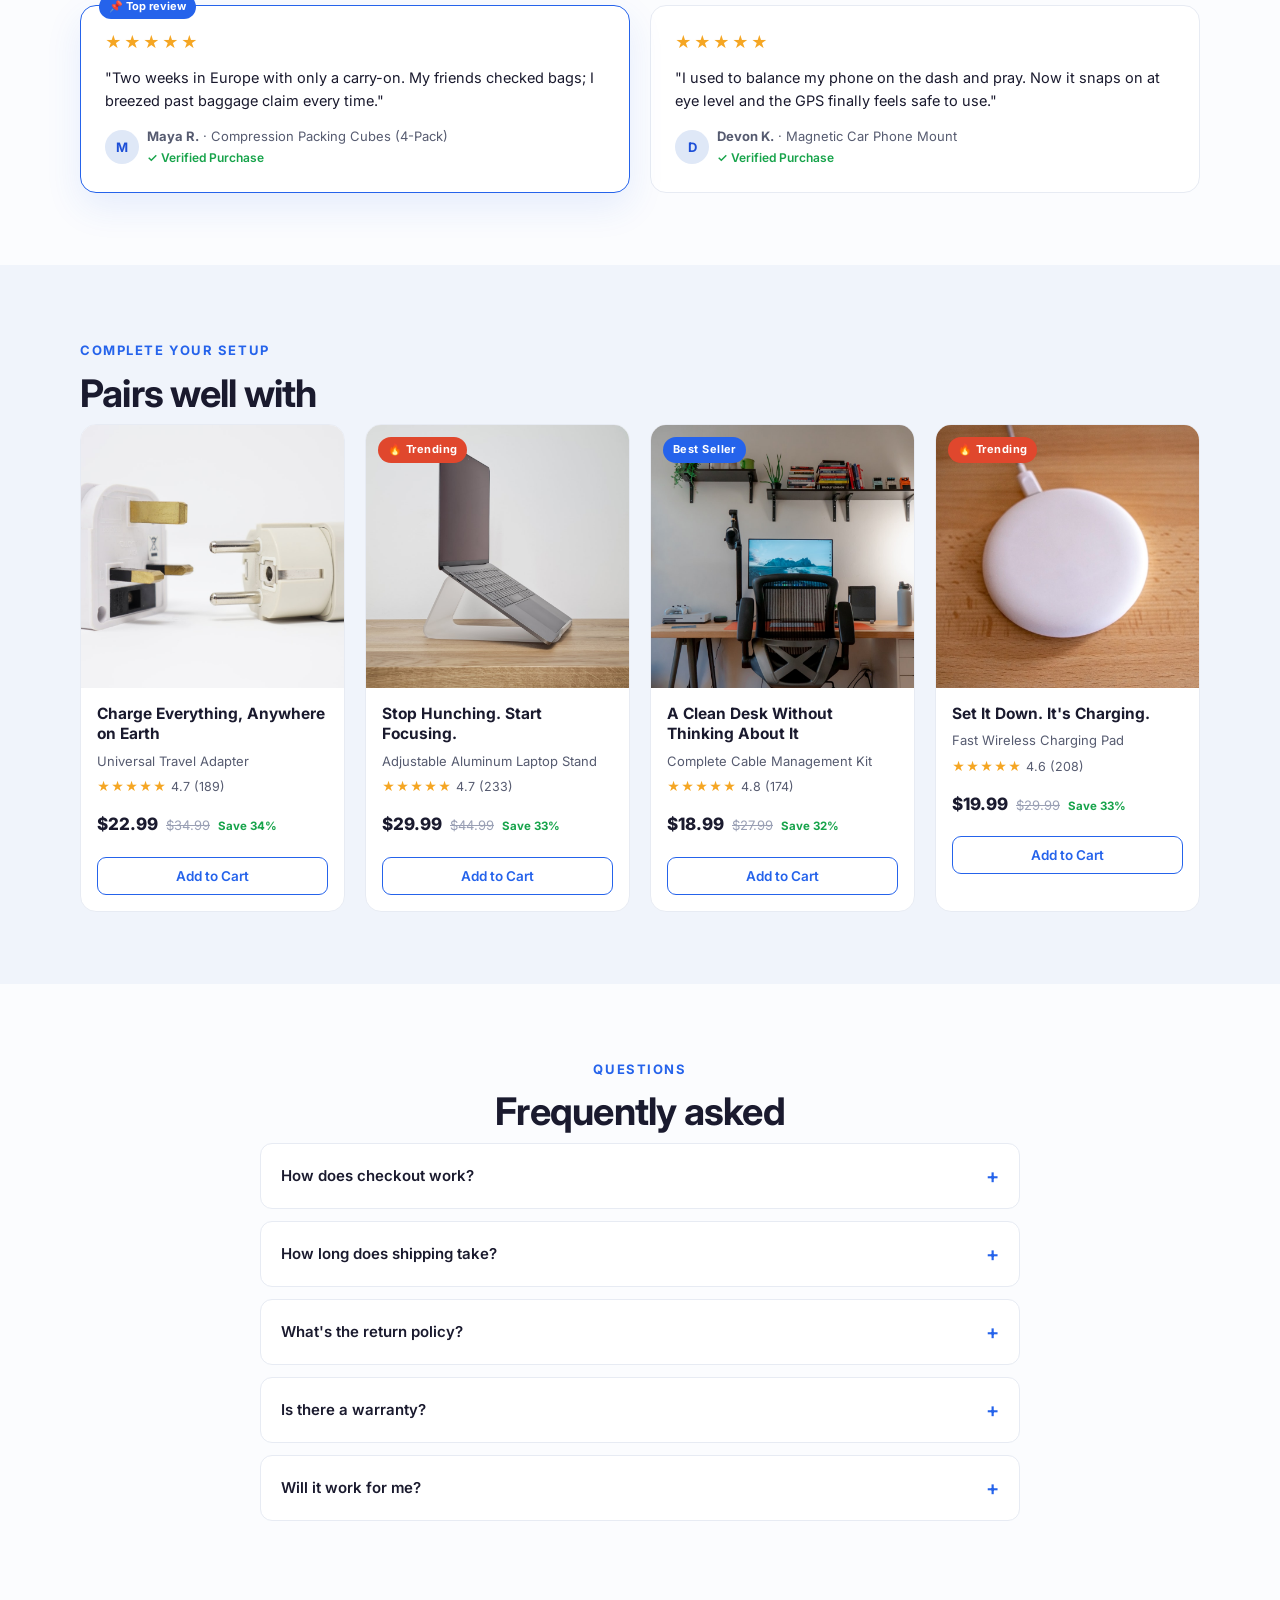
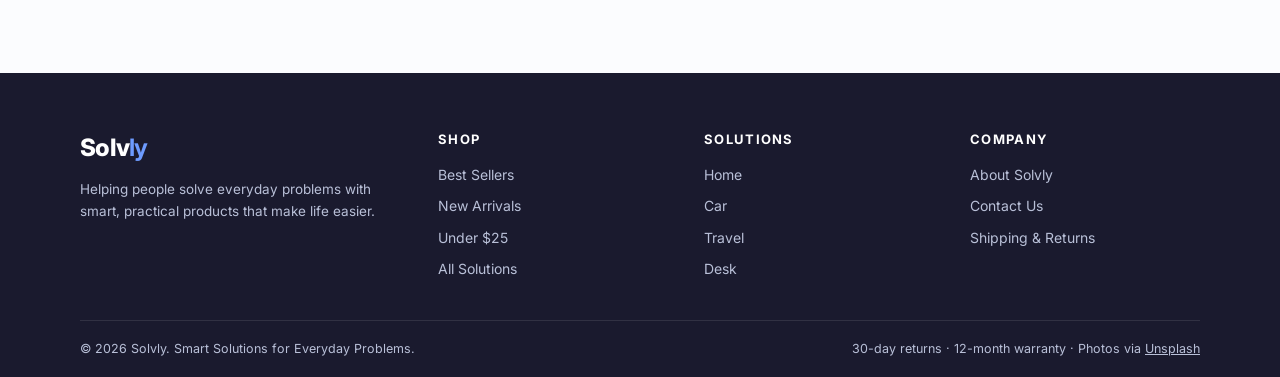
<file: product.html>
<!DOCTYPE html>
<html lang="en">
<head>
  <meta charset="UTF-8" />
  <meta name="viewport" content="width=device-width, initial-scale=1.0" />
  <title>Product — Solvly</title>
  <link rel="preconnect" href="https://fonts.googleapis.com" />
  <link rel="preconnect" href="https://fonts.gstatic.com" crossorigin />
  <link href="https://fonts.googleapis.com/css2?family=Inter:wght@400;500;600;700;800&display=swap" rel="stylesheet" />
  <link rel="stylesheet" href="css/style.css" />
  <link rel="icon" href="data:image/svg+xml,<svg xmlns='http://www.w3.org/2000/svg' viewBox='0 0 100 100'><text y='0.9em' font-size='90'>💡</text></svg>" />
</head>
<body class="has-sticky">
  <div id="site-header"></div>

  <div class="wrap">
    <div class="pdp-grid" id="pdp"></div>
  </div>

  <!-- BEFORE / AFTER -->
  <section class="section tinted">
    <div class="wrap">
      <div class="center">
        <span class="kicker">Proof, not promises</span>
        <h2 class="section-title">Drag to see the difference</h2>
      </div>
      <div class="ba-wrap">
        <div class="ba" id="ba-slider">
          <div class="ba-pane ba-before">
            <span class="ba-tag">Before</span>
            <div class="scatter" id="ba-mess">😩</div>
            <p class="ba-caption">The daily frustration.</p>
          </div>
          <div class="ba-pane ba-after">
            <span class="ba-tag">After</span>
            <div class="neat" id="ba-neat">✨</div>
            <p class="ba-caption">Problem solved.</p>
          </div>
          <div class="ba-handle"></div>
        </div>
      </div>
    </div>
  </section>

  <!-- REVIEWS -->
  <section class="section">
    <div class="wrap">
      <div class="center">
        <span class="kicker">Customer Stories</span>
        <h2 class="section-title">What owners say</h2>
      </div>
      <div class="review-grid" id="review-grid"></div>
    </div>
  </section>

  <!-- COMPLETE YOUR SETUP -->
  <section class="section tinted">
    <div class="wrap">
      <span class="kicker">Complete Your Setup</span>
      <h2 class="section-title">Pairs well with</h2>
      <div class="prod-grid" id="related-grid"></div>
    </div>
  </section>

  <!-- FAQ -->
  <section class="section">
    <div class="wrap">
      <div class="center">
        <span class="kicker">Questions</span>
        <h2 class="section-title">Frequently asked</h2>
      </div>
      <div class="faq" id="faq"></div>
    </div>
  </section>

  <div id="site-footer"></div>

  <!-- sticky mobile add-to-cart -->
  <div class="sticky-atc on" id="sticky-atc"></div>

  <script src="js/data.js"></script>
  <script src="js/main.js"></script>
  <script>
    document.addEventListener("DOMContentLoaded", () => {
      const slug = new URLSearchParams(location.search).get("p");
      const p = byId(slug) || SOLVLY_PRODUCTS[0];
      const save = Math.round((1 - p.price / p.compareAt) * 100);
      document.title = `${p.headline} — Solvly`;

      $("#pdp").innerHTML = `
        <div class="pdp-gallery">
          ${p.img
            ? `<img class="pdp-img" src="${p.img}" alt="${p.name}" />`
            : `<div class="pdp-art">${p.emoji}</div>`}
        </div>
        <div class="pdp-info">
          <span class="kicker">${SOLVLY_CATEGORIES.find((c) => c.id === p.category).name}</span>
          <h1>${p.headline}</h1>
          <div class="pdp-name">${p.name}</div>
          <div class="pdp-rating"><span class="stars">${stars(p.rating)}</span> ${p.rating} · ${p.reviews} reviews</div>
          <div class="pdp-price-row">
            <span class="pdp-price">${money(p.price)}</span>
            <span class="pdp-compare">${money(p.compareAt)}</span>
            <span class="pdp-save">Save ${save}%</span>
          </div>
          <button class="btn btn-primary btn-block" data-add="${p.slug}">Add to Cart — ${money(p.price)}</button>
          ${p.payLink ? `<a class="btn btn-ghost btn-block" style="margin-top:10px" href="${p.payLink}">Buy Now — Secure Card Checkout</a>` : ""}
          <div class="trust-row">
            <span>🚚 Free shipping over $50</span><span>↩️ 30-day returns</span><span>🛡️ 12-month warranty</span>
          </div>
          <div class="pdp-block">
            <h3>The Problem</h3>
            <p>${p.problem}</p>
          </div>
          <div class="pdp-block">
            <h3>The Solution</h3>
            <p>${p.solution}</p>
          </div>
          <div class="pdp-block">
            <h3>Benefits</h3>
            <ul class="benefit-list">${p.benefits.map((b) => `<li>${b}</li>`).join("")}</ul>
          </div>
        </div>`;

      // before/after tailored to product
      $("#ba-mess").textContent = "😩" + p.emoji + "❓";
      $("#ba-neat").textContent = p.emoji + " ✨";
      initBASlider("#ba-slider");

      // reviews for this product first, then others
      const revs = [...SOLVLY_REVIEWS].sort((a, b) =>
        (b.product === p.slug) - (a.product === p.slug)).slice(0, 2);
      $("#review-grid").innerHTML = revs.map((r, i) => {
        const rp = byId(r.product);
        return `
        <div class="review-card ${r.product === p.slug && i === 0 ? "pinned" : ""}">
          <div class="review-stars">${"★".repeat(r.stars)}${"☆".repeat(5 - r.stars)}</div>
          <p class="review-text">"${r.text}"</p>
          <div class="review-meta">
            <span class="avatar">${r.name[0]}</span>
            <span><b>${r.name}</b> · ${rp.name}<br><span class="verified">✓ Verified Purchase</span></span>
          </div>
        </div>`;
      }).join("");

      // related: same category first, then top sellers, excluding self
      const related = SOLVLY_PRODUCTS
        .filter((x) => x.slug !== p.slug)
        .sort((a, b) => (b.category === p.category) - (a.category === p.category))
        .slice(0, 4);
      $("#related-grid").innerHTML = related.map((x) => productCard(x)).join("");

      // FAQ
      $("#faq").innerHTML = SOLVLY_FAQ.map((f) =>
        `<details><summary>${f.q}</summary><p>${f.a}</p></details>`).join("");

      // sticky mobile bar
      $("#sticky-atc").innerHTML = `
        <span class="s-price">${money(p.price)}</span>
        <button class="btn btn-primary" data-add="${p.slug}">Add to Cart</button>`;

      bindAddButtons();
    });
  </script>
</body>
</html>
</file>
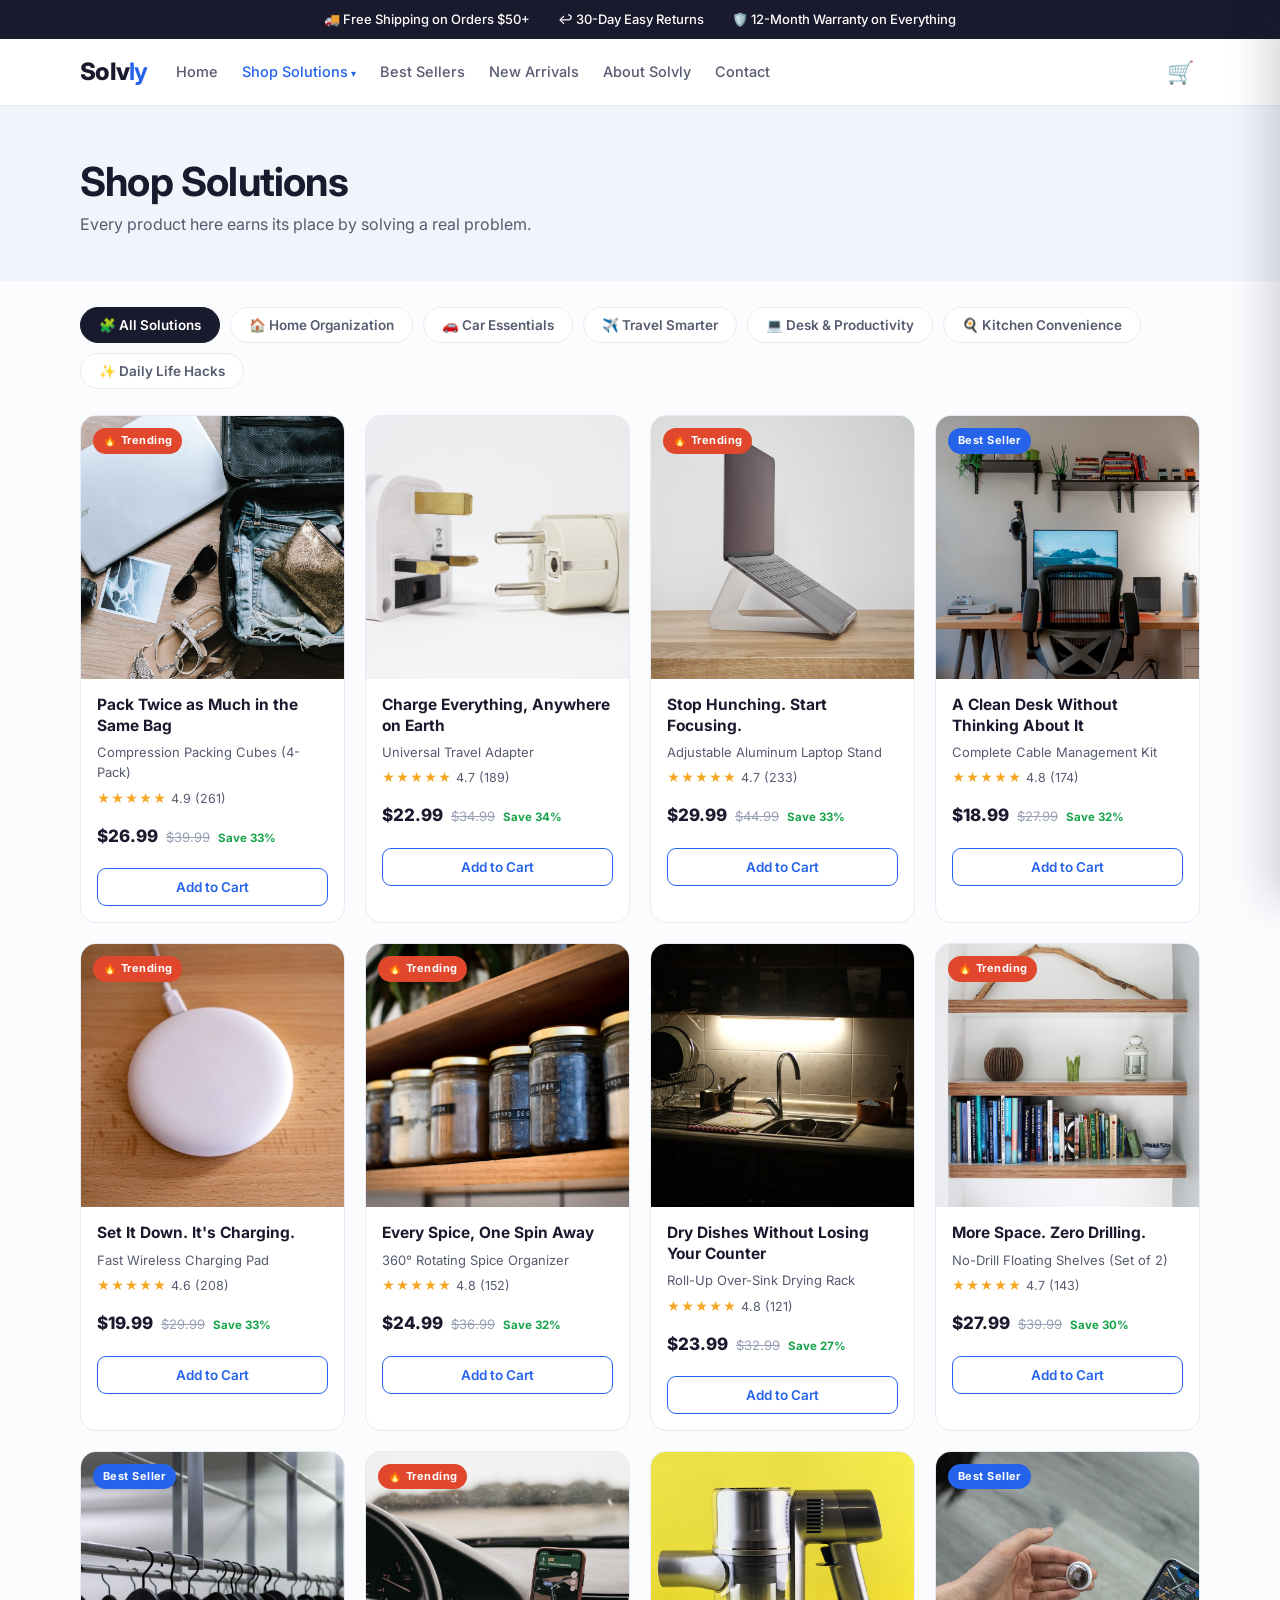
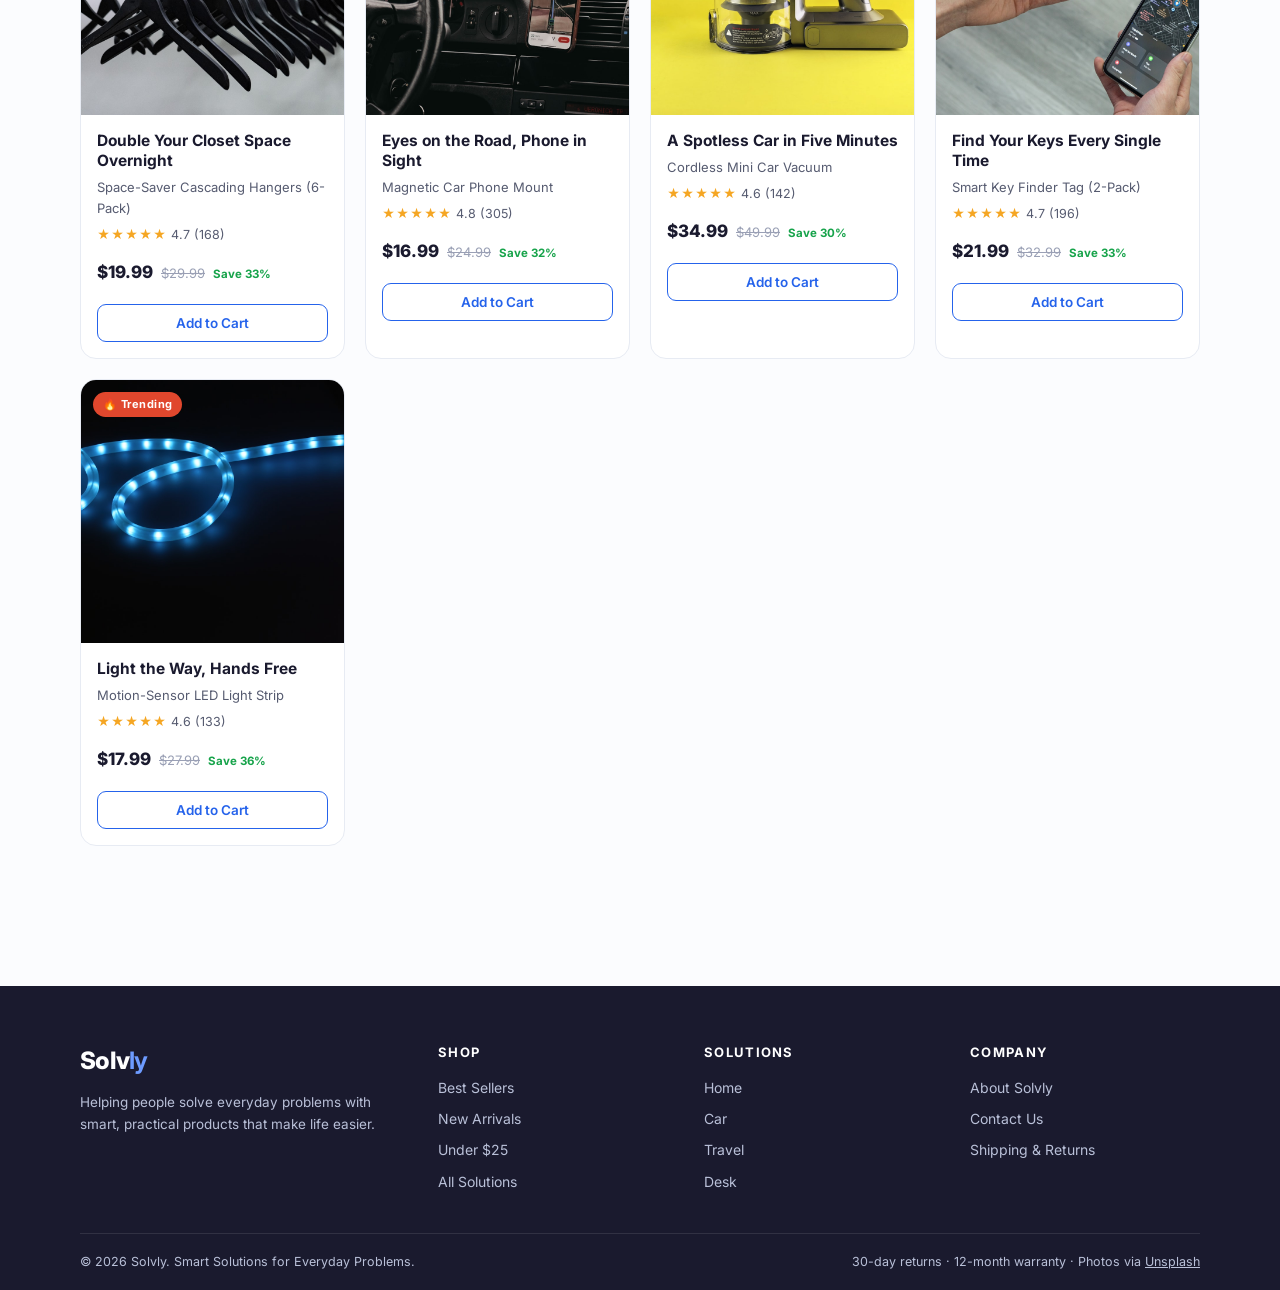
<file: shop.html>
<!DOCTYPE html>
<html lang="en">
<head>
  <meta charset="UTF-8" />
  <meta name="viewport" content="width=device-width, initial-scale=1.0" />
  <title>Shop Solutions — Solvly</title>
  <meta name="description" content="Browse every Solvly problem-solving product: home organization, car essentials, travel, desk, kitchen, and daily life upgrades." />
  <link rel="preconnect" href="https://fonts.googleapis.com" />
  <link rel="preconnect" href="https://fonts.gstatic.com" crossorigin />
  <link href="https://fonts.googleapis.com/css2?family=Inter:wght@400;500;600;700;800&display=swap" rel="stylesheet" />
  <link rel="stylesheet" href="css/style.css" />
  <link rel="icon" href="data:image/svg+xml,<svg xmlns='http://www.w3.org/2000/svg' viewBox='0 0 100 100'><text y='0.9em' font-size='90'>💡</text></svg>" />
</head>
<body>
  <div id="site-header"></div>

  <section class="page-hero">
    <div class="wrap">
      <h1 id="shop-title">Shop Solutions</h1>
      <p id="shop-sub">Every product here earns its place by solving a real problem.</p>
    </div>
  </section>

  <section class="wrap">
    <div class="shop-filters" id="shop-filters"></div>
    <div class="prod-grid" id="shop-grid" style="padding: 20px 0 60px"></div>
  </section>

  <div id="site-footer"></div>

  <script src="js/data.js"></script>
  <script src="js/main.js"></script>
  <script>
    document.addEventListener("DOMContentLoaded", () => {
      const params = new URLSearchParams(location.search);
      let cat = params.get("cat") || "all";
      let f = params.get("f");

      const FILTERS = [{ id: "all", icon: "🧩", name: "All Solutions" }, ...SOLVLY_CATEGORIES];
      const filtersEl = $("#shop-filters");
      filtersEl.innerHTML = FILTERS.map((c) =>
        `<button class="finds-tab" data-cat="${c.id}">${c.icon} ${c.name}</button>`).join("");

      const titleEl = $("#shop-title");
      const subEl = $("#shop-sub");

      function render() {
        $$("#shop-filters .finds-tab").forEach((t) =>
          t.classList.toggle("active", t.dataset.cat === cat));

        let items = SOLVLY_PRODUCTS;
        if (cat !== "all") items = items.filter((p) => p.category === cat);
        if (f === "best") items = items.filter((p) => p.tags.includes("best"));
        if (f === "under25") items = items.filter((p) => p.price < 25);
        if (f === "new") items = [...items].reverse(); // newest additions listed first

        const catInfo = SOLVLY_CATEGORIES.find((c) => c.id === cat);
        titleEl.textContent =
          f === "best" ? "Best Sellers" :
          f === "new" ? "New Arrivals" :
          f === "under25" ? "Under $25" :
          catInfo ? `${catInfo.icon} ${catInfo.name}` : "Shop Solutions";
        subEl.textContent = catInfo ? catInfo.blurb : "Every product here earns its place by solving a real problem.";

        $("#shop-grid").innerHTML = items.length
          ? items.map((p) => productCard(p)).join("")
          : `<p style="grid-column:1/-1;color:var(--ink-soft)">No products in this view yet — check back soon.</p>`;
        bindAddButtons();
      }

      filtersEl.addEventListener("click", (e) => {
        const btn = e.target.closest("[data-cat]");
        if (!btn) return;
        cat = btn.dataset.cat;
        f = null;
        history.replaceState(null, "", cat === "all" ? "shop.html" : `shop.html?cat=${cat}`);
        render();
      });

      render();
    });
  </script>
</body>
</html>
</file>
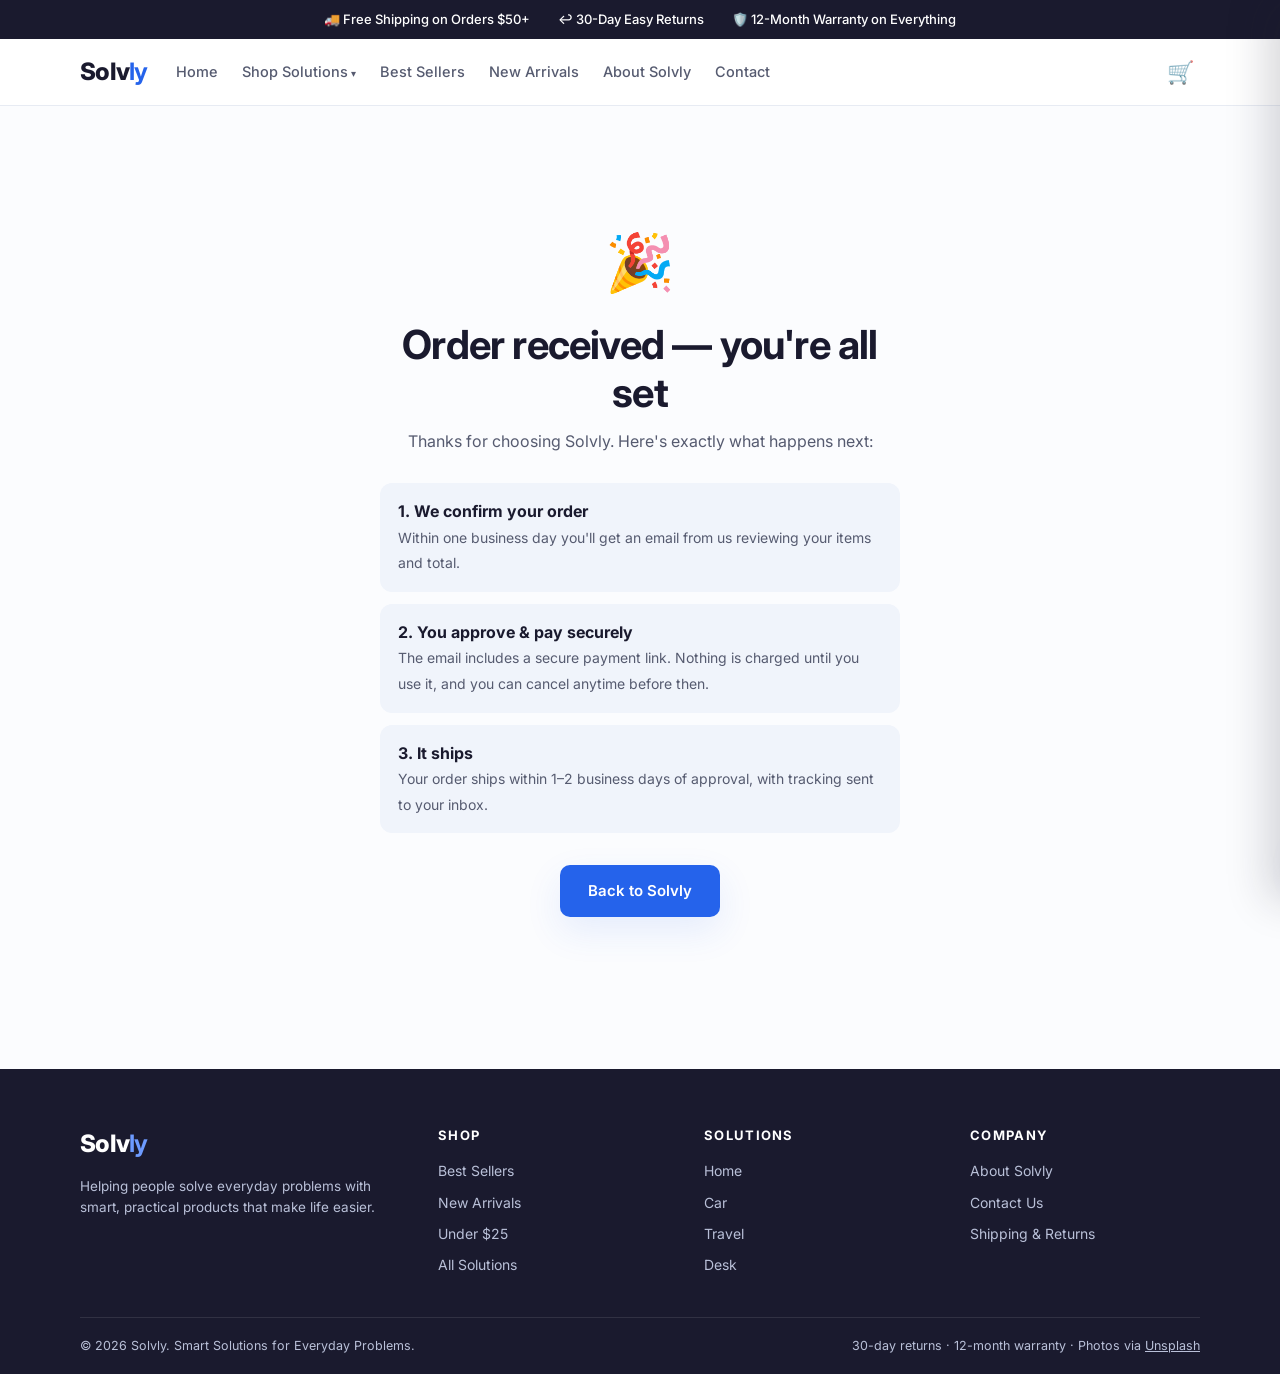
<file: thanks.html>
<!DOCTYPE html>
<html lang="en">
<head>
  <meta charset="UTF-8" />
  <meta name="viewport" content="width=device-width, initial-scale=1.0" />
  <title>Order Received — Solvly</title>
  <link rel="preconnect" href="https://fonts.googleapis.com" />
  <link rel="preconnect" href="https://fonts.gstatic.com" crossorigin />
  <link href="https://fonts.googleapis.com/css2?family=Inter:wght@400;500;600;700;800&display=swap" rel="stylesheet" />
  <link rel="stylesheet" href="css/style.css" />
  <link rel="icon" href="data:image/svg+xml,<svg xmlns='http://www.w3.org/2000/svg' viewBox='0 0 100 100'><text y='0.9em' font-size='90'>💡</text></svg>" />
</head>
<body>
  <div id="site-header"></div>

  <section class="section">
    <div class="wrap center" style="max-width:560px; padding-top:40px">
      <div style="font-size:56px; margin-bottom:14px">🎉</div>
      <h1 style="font-size:clamp(28px,4vw,40px); margin-bottom:12px">Order received — you're all set</h1>
      <p style="color:var(--ink-soft); margin-bottom:28px">
        Thanks for choosing Solvly. Here's exactly what happens next:
      </p>
      <div style="text-align:left; display:grid; gap:12px; margin-bottom:32px">
        <div style="background:var(--tint); border-radius:12px; padding:16px 18px">
          <b>1. We confirm your order</b><br>
          <span style="font-size:14px; color:var(--ink-soft)">Within one business day you'll get an email from us reviewing your items and total.</span>
        </div>
        <div style="background:var(--tint); border-radius:12px; padding:16px 18px">
          <b>2. You approve & pay securely</b><br>
          <span style="font-size:14px; color:var(--ink-soft)">The email includes a secure payment link. Nothing is charged until you use it, and you can cancel anytime before then.</span>
        </div>
        <div style="background:var(--tint); border-radius:12px; padding:16px 18px">
          <b>3. It ships</b><br>
          <span style="font-size:14px; color:var(--ink-soft)">Your order ships within 1–2 business days of approval, with tracking sent to your inbox.</span>
        </div>
      </div>
      <a class="btn btn-primary" href="index.html">Back to Solvly</a>
    </div>
  </section>

  <div id="site-footer"></div>

  <script src="js/data.js"></script>
  <script src="js/main.js"></script>
  <script>
    // order placed — clear the cart
    localStorage.removeItem("solvly-cart");
    document.addEventListener("DOMContentLoaded", renderCart);
  </script>
</body>
</html>
</file>
<file: css/style.css>
/* ============ Solvly — brand styles ============
   Palette (from brand blueprint):
   bg #FFFFFF · text #1A1A2E · CTA #2563EB · highlight #F0F4FF  */

:root {
  --bg: #fbfcfe;
  --ink: #1a1a2e;
  --ink-soft: #565b70;
  --blue: #2563eb;
  --blue-dark: #1d4fd7;
  --tint: #f0f4fb;
  --tint-deep: #dfe8f7;
  --line: #e7ebf3;
  --star: #f5a623;
  --green: #16a34a;
  --radius: 16px;
  --shadow: 0 8px 30px rgba(26, 26, 46, 0.06);
  --shadow-lift: 0 14px 36px rgba(37, 99, 235, 0.1);
}

* { margin: 0; padding: 0; box-sizing: border-box; }
html { scroll-behavior: smooth; }
body {
  font-family: "Inter", -apple-system, "Segoe UI", Roboto, sans-serif;
  color: var(--ink);
  background: var(--bg);
  line-height: 1.6;
  -webkit-font-smoothing: antialiased;
}
img { max-width: 100%; display: block; }
a { color: inherit; text-decoration: none; }
button { font-family: inherit; cursor: pointer; }
.wrap { max-width: 1160px; margin: 0 auto; padding: 0 20px; }

h1, h2, h3 { line-height: 1.2; letter-spacing: -0.02em; }
.section { padding: 72px 0; }
.section.tinted { background: var(--tint); }
.kicker {
  display: inline-block; font-size: 13px; font-weight: 700; letter-spacing: 0.12em;
  text-transform: uppercase; color: var(--blue); margin-bottom: 10px;
}
.section-title { font-size: clamp(26px, 4vw, 38px); margin-bottom: 8px; }
.section-sub { color: var(--ink-soft); max-width: 560px; margin-bottom: 36px; }
.center { text-align: center; }
.center .section-sub { margin-left: auto; margin-right: auto; }

/* ---------- buttons ---------- */
.btn {
  display: inline-flex; align-items: center; justify-content: center; gap: 8px;
  padding: 14px 28px; border-radius: 10px; border: 0;
  font-size: 15px; font-weight: 600; transition: all 0.18s ease;
}
.btn-primary { background: var(--blue); color: #fff; box-shadow: var(--shadow-lift); }
.btn-primary:hover { background: var(--blue-dark); transform: translateY(-2px); }
.btn-ghost { background: #fff; color: var(--ink); border: 1.5px solid var(--line); }
.btn-ghost:hover { border-color: var(--blue); color: var(--blue); }
.btn-block { width: 100%; }
.btn-sm { padding: 10px 18px; font-size: 14px; border-radius: 8px; }

/* ---------- announcement bar ---------- */
.announce {
  background: var(--ink); color: #fff; font-size: 13px; font-weight: 500;
  padding: 9px 16px; text-align: center;
}
.announce span { margin: 0 14px; white-space: nowrap; }

/* ---------- header ---------- */
.site-header {
  position: sticky; top: 0; z-index: 60; background: rgba(255,255,255,0.92);
  backdrop-filter: blur(10px); border-bottom: 1px solid var(--line);
}
.nav-inner { display: flex; align-items: center; gap: 28px; height: 66px; }
.logo { font-size: 24px; font-weight: 800; letter-spacing: -0.03em; }
.logo b { color: var(--blue); }
.nav-links { display: flex; gap: 24px; align-items: center; flex: 1; list-style: none; }
.nav-links a { font-size: 14.5px; font-weight: 500; color: var(--ink-soft); transition: color 0.15s; }
.nav-links a:hover, .nav-links a.active { color: var(--blue); }
.nav-drop { position: relative; }
.nav-drop > a::after { content: " ▾"; font-size: 10px; }
.drop-menu {
  position: absolute; top: calc(100% + 12px); left: -14px; background: #fff;
  border: 1px solid var(--line); border-radius: 12px; box-shadow: var(--shadow);
  padding: 8px; min-width: 210px; opacity: 0; visibility: hidden;
  transform: translateY(6px); transition: all 0.18s ease; list-style: none;
}
.nav-drop:hover .drop-menu, .nav-drop:focus-within .drop-menu {
  opacity: 1; visibility: visible; transform: translateY(0);
}
.drop-menu a {
  display: flex; gap: 10px; align-items: center; padding: 9px 12px;
  border-radius: 8px; font-size: 14px;
}
.drop-menu a:hover { background: var(--tint); }
.cart-btn {
  position: relative; background: none; border: 0; font-size: 22px; line-height: 1;
  padding: 6px;
}
.cart-count {
  position: absolute; top: -2px; right: -6px; background: var(--blue); color: #fff;
  font-size: 11px; font-weight: 700; min-width: 18px; height: 18px; border-radius: 9px;
  display: flex; align-items: center; justify-content: center; padding: 0 4px;
}
.cart-count[hidden] { display: none; }
.burger { display: none; background: none; border: 0; font-size: 24px; padding: 6px; }

@media (max-width: 860px) {
  .burger { display: block; }
  .nav-links {
    display: none; position: absolute; top: 66px; left: 0; right: 0;
    background: #fff; border-bottom: 1px solid var(--line); flex-direction: column;
    align-items: flex-start; padding: 16px 24px; gap: 14px; box-shadow: var(--shadow);
  }
  .nav-links.open { display: flex; }
  .drop-menu { position: static; opacity: 1; visibility: visible; transform: none;
    border: 0; box-shadow: none; padding: 4px 0 0 10px; display: none; }
  .nav-drop.open .drop-menu { display: block; }
}

/* ---------- hero (calm photo) ---------- */
.hero {
  position: relative; padding: 110px 0 120px; overflow: hidden;
  background: url("../assets/img/hero.jpg") center 40% / cover no-repeat;
}
.hero::before {
  content: ""; position: absolute; inset: 0;
  background: linear-gradient(90deg, rgba(251,252,254,0.96) 0%, rgba(251,252,254,0.88) 34%, rgba(251,252,254,0.45) 68%, rgba(251,252,254,0.12) 100%);
}
.hero .wrap { position: relative; }
.hero-inner { max-width: 560px; }
.hero h1 { font-size: clamp(34px, 5vw, 52px); margin-bottom: 18px; font-weight: 800; }
.hero h1 em { font-style: normal; color: var(--blue); }
.hero p { font-size: 17.5px; color: var(--ink-soft); max-width: 500px; margin-bottom: 30px; }
.hero-ctas { display: flex; gap: 14px; flex-wrap: wrap; }
.hero-trust { display: flex; gap: 20px; margin-top: 36px; font-size: 13.5px; color: var(--ink-soft); flex-wrap: wrap; }
.hero-trust span { display: flex; align-items: center; gap: 7px; background: rgba(255,255,255,0.72); padding: 7px 14px; border-radius: 30px; backdrop-filter: blur(4px); }
@media (max-width: 700px) {
  .hero { padding: 70px 0 80px; }
  .hero::before { background: linear-gradient(180deg, rgba(251,252,254,0.95) 0%, rgba(251,252,254,0.82) 100%); }
}

/* problem → solution visual */
.ps-visual {
  display: grid; grid-template-columns: 1fr auto 1fr; gap: 14px; align-items: stretch;
}
.ps-card {
  background: #fff; border: 1px solid var(--line); border-radius: var(--radius);
  padding: 22px; text-align: center; box-shadow: var(--shadow);
}
.ps-card .face { font-size: 44px; margin-bottom: 6px; }
.ps-card .items { font-size: 26px; letter-spacing: 4px; margin-bottom: 10px; }
.ps-card.messy .items { filter: saturate(0.6); }
.ps-card .label { font-size: 12px; font-weight: 700; letter-spacing: 0.1em; text-transform: uppercase; }
.ps-card.messy .label { color: #b64040; }
.ps-card.solved { border-color: var(--tint-deep); background: linear-gradient(180deg, #fff, var(--tint)); }
.ps-card.solved .label { color: var(--green); }
.ps-arrow { align-self: center; font-size: 28px; color: var(--blue); font-weight: 800; }

@media (max-width: 860px) {
  .hero-grid { grid-template-columns: 1fr; gap: 40px; }
}

/* ---------- category cards (photo) ---------- */
.cat-grid { display: grid; grid-template-columns: repeat(3, 1fr); gap: 18px; }
.cat-card {
  background: #fff; border: 1px solid var(--line); border-radius: var(--radius);
  overflow: hidden; transition: all 0.22s ease; display: block;
}
.cat-card:hover { box-shadow: var(--shadow-lift); transform: translateY(-4px); }
.cat-card .cat-photo { aspect-ratio: 16 / 10; width: 100%; object-fit: cover; display: block; }
.cat-card .cat-body { padding: 16px 18px 18px; }
.cat-card .icon { font-size: 22px; margin-right: 6px; vertical-align: -2px; }
.cat-card h3 { font-size: 16.5px; margin-bottom: 3px; display: inline; }
.cat-card p { font-size: 13.5px; color: var(--ink-soft); margin-top: 6px; }
@media (max-width: 860px) { .cat-grid { grid-template-columns: repeat(2, 1fr); } }
@media (max-width: 520px) { .cat-grid { grid-template-columns: 1fr; } }

/* ---------- product cards ---------- */
.prod-grid { display: grid; grid-template-columns: repeat(4, 1fr); gap: 20px; }
@media (max-width: 1000px) { .prod-grid { grid-template-columns: repeat(3, 1fr); } }
@media (max-width: 760px) { .prod-grid { grid-template-columns: repeat(2, 1fr); } }
@media (max-width: 440px) { .prod-grid { grid-template-columns: 1fr; } }

.prod-card {
  background: #fff; border: 1px solid var(--line); border-radius: var(--radius);
  overflow: hidden; display: flex; flex-direction: column; transition: all 0.18s ease;
  position: relative;
}
.prod-card:hover { box-shadow: var(--shadow-lift); transform: translateY(-3px); border-color: var(--tint-deep); }
.p-art {
  aspect-ratio: 1 / 1; display: flex; align-items: center; justify-content: center;
  font-size: 64px; background: linear-gradient(135deg, var(--tint) 0%, var(--tint-deep) 100%);
}
.p-img { aspect-ratio: 1 / 1; width: 100%; object-fit: cover; display: block; }
.p-badge {
  position: absolute; top: 12px; left: 12px; background: var(--blue); color: #fff;
  font-size: 11px; font-weight: 700; padding: 4px 10px; border-radius: 20px;
  letter-spacing: 0.04em;
}
.p-badge.hot { background: #e0472d; }
.p-body { padding: 16px 16px 18px; display: flex; flex-direction: column; gap: 6px; flex: 1; }
.p-headline { font-size: 15.5px; font-weight: 700; line-height: 1.3; }
.p-name { font-size: 13px; color: var(--ink-soft); }
.p-rating { font-size: 12.5px; color: var(--ink-soft); }
.p-rating .stars { color: var(--star); letter-spacing: 1px; }
.p-price-row { display: flex; align-items: baseline; gap: 8px; margin-top: auto; padding-top: 8px; }
.p-price { font-size: 17px; font-weight: 800; }
.p-compare { font-size: 13px; color: #9aa0b5; text-decoration: line-through; }
.p-save { font-size: 11.5px; font-weight: 700; color: var(--green); }
.p-add {
  margin: 0 16px 16px; padding: 10px; border-radius: 9px; border: 1.5px solid var(--blue);
  background: #fff; color: var(--blue); font-weight: 600; font-size: 13.5px; transition: all 0.15s;
}
.p-add:hover { background: var(--blue); color: #fff; }

/* horizontal scroll row (Solvly Finds) */
.finds-tabs { display: flex; gap: 10px; flex-wrap: wrap; margin-bottom: 26px; }
.finds-tab {
  padding: 9px 18px; border-radius: 30px; border: 1.5px solid var(--line);
  background: #fff; font-size: 13.5px; font-weight: 600; color: var(--ink-soft); transition: all 0.15s;
}
.finds-tab.active, .finds-tab:hover { background: var(--ink); border-color: var(--ink); color: #fff; }
.h-scroll {
  display: grid; grid-auto-flow: column; grid-auto-columns: 240px; gap: 18px;
  overflow-x: auto; padding: 4px 4px 18px; scroll-snap-type: x mandatory;
}
.h-scroll .prod-card { scroll-snap-align: start; }
.h-scroll::-webkit-scrollbar { height: 8px; }
.h-scroll::-webkit-scrollbar-thumb { background: var(--tint-deep); border-radius: 4px; }

/* ---------- why solvly ---------- */
.why-grid { display: grid; grid-template-columns: repeat(3, 1fr); gap: 22px; }
.why-card { background: #fff; border-radius: var(--radius); padding: 30px 26px; box-shadow: var(--shadow); }
.why-card .icon {
  width: 52px; height: 52px; border-radius: 14px; background: var(--tint);
  display: flex; align-items: center; justify-content: center; font-size: 26px; margin-bottom: 16px;
}
.why-card h3 { font-size: 18px; margin-bottom: 8px; }
.why-card p { font-size: 14.5px; color: var(--ink-soft); }
@media (max-width: 760px) { .why-grid { grid-template-columns: 1fr; } }

/* ---------- before / after slider ---------- */
.ba-wrap { max-width: 760px; margin: 0 auto; }
.ba {
  position: relative; border-radius: var(--radius); overflow: hidden;
  border: 1px solid var(--line); box-shadow: var(--shadow); user-select: none; touch-action: none;
}
.ba-pane { padding: 56px 30px; min-height: 300px; display: flex; flex-direction: column; align-items: center; justify-content: center; gap: 14px; }
.ba-before { background: #f6f0ee; }
.ba-before .scatter { font-size: 34px; letter-spacing: 12px; filter: saturate(0.65); transform: rotate(-3deg); }
.ba-before .scatter + .scatter { transform: rotate(2deg); letter-spacing: 20px; }
.ba-after {
  position: absolute; inset: 0; background: linear-gradient(180deg, #fff, var(--tint));
  clip-path: inset(0 0 0 50%);
}
.ba-after .neat { font-size: 40px; letter-spacing: 6px; }
.ba-tag {
  font-size: 12px; font-weight: 800; letter-spacing: 0.12em; text-transform: uppercase;
  padding: 5px 14px; border-radius: 20px;
}
.ba-before .ba-tag { background: #e8d9d4; color: #8c4a3c; }
.ba-after .ba-tag { background: var(--tint-deep); color: var(--blue-dark); }
.ba-caption { font-size: 15px; color: var(--ink-soft); text-align: center; }
.ba-handle {
  position: absolute; top: 0; bottom: 0; left: 50%; width: 3px; background: var(--blue);
  cursor: ew-resize; transform: translateX(-50%);
}
.ba-handle::after {
  content: "◂ ▸"; position: absolute; top: 50%; left: 50%; transform: translate(-50%, -50%);
  background: var(--blue); color: #fff; font-size: 11px; letter-spacing: 2px;
  padding: 8px 10px; border-radius: 20px; white-space: nowrap; box-shadow: var(--shadow-lift);
}

/* ---------- reviews ---------- */
.review-grid { display: grid; grid-template-columns: repeat(2, 1fr); gap: 20px; }
.review-card {
  background: #fff; border: 1px solid var(--line); border-radius: var(--radius); padding: 24px;
}
.review-card.pinned { border-color: var(--blue); box-shadow: var(--shadow-lift); position: relative; }
.review-card.pinned::before {
  content: "📌 Top review"; position: absolute; top: -11px; left: 18px; background: var(--blue);
  color: #fff; font-size: 11px; font-weight: 700; padding: 3px 10px; border-radius: 12px;
}
.review-stars { color: var(--star); letter-spacing: 2px; margin-bottom: 10px; }
.review-text { font-size: 14.5px; margin-bottom: 14px; }
.review-meta { font-size: 13px; color: var(--ink-soft); display: flex; align-items: center; gap: 8px; }
.review-meta .avatar {
  width: 34px; height: 34px; border-radius: 50%; background: var(--tint-deep); color: var(--blue-dark);
  display: inline-flex; align-items: center; justify-content: center; font-weight: 700; font-size: 13px;
}
.verified { color: var(--green); font-weight: 600; font-size: 12px; }
@media (max-width: 700px) { .review-grid { grid-template-columns: 1fr; } }

/* ---------- featured collection banner ---------- */
.collection-banner {
  border-radius: 20px; background: linear-gradient(120deg, var(--ink) 0%, #24345c 60%, var(--blue) 130%);
  color: #fff; padding: 56px 48px; display: grid; grid-template-columns: 1.2fr 0.8fr; gap: 30px; align-items: center;
}
.collection-banner h2 { font-size: clamp(24px, 3.4vw, 36px); margin-bottom: 10px; }
.collection-banner p { color: #c9d4ef; max-width: 460px; margin-bottom: 24px; }
.collection-banner .big-emoji { font-size: clamp(64px, 10vw, 120px); text-align: center; }
.collection-banner .btn-primary { background: #fff; color: var(--ink); box-shadow: none; }
.collection-banner .btn-primary:hover { background: var(--tint); transform: translateY(-2px); }
@media (max-width: 700px) { .collection-banner { grid-template-columns: 1fr; padding: 40px 28px; } }

/* ---------- footer ---------- */
.site-footer { background: var(--ink); color: #b9c0d8; margin-top: 80px; }
.footer-grid {
  display: grid; grid-template-columns: 1.4fr 1fr 1fr 1fr; gap: 36px; padding: 56px 0 40px;
}
.site-footer .logo { color: #fff; margin-bottom: 12px; display: inline-block; }
.site-footer p { font-size: 13.5px; max-width: 300px; }
.site-footer h4 { color: #fff; font-size: 13px; letter-spacing: 0.1em; text-transform: uppercase; margin-bottom: 14px; }
.site-footer ul { list-style: none; display: grid; gap: 9px; font-size: 14px; }
.site-footer ul a:hover { color: #fff; }
.footer-bottom {
  border-top: 1px solid rgba(255,255,255,0.1); padding: 18px 0; font-size: 12.5px;
  display: flex; justify-content: space-between; gap: 12px; flex-wrap: wrap;
}
@media (max-width: 860px) { .footer-grid { grid-template-columns: 1fr 1fr; } }

/* ---------- cart drawer ---------- */
.cart-overlay {
  position: fixed; inset: 0; background: rgba(26,26,46,0.45); z-index: 90;
  opacity: 0; visibility: hidden; transition: opacity 0.2s;
}
.cart-drawer {
  position: fixed; top: 0; right: 0; bottom: 0; width: min(420px, 92vw); background: #fff;
  z-index: 100; transform: translateX(100%); transition: transform 0.25s ease;
  display: flex; flex-direction: column; box-shadow: -12px 0 40px rgba(26,26,46,0.18);
}
body.cart-open .cart-overlay { opacity: 1; visibility: visible; }
body.cart-open .cart-drawer { transform: translateX(0); }
body.cart-open { overflow: hidden; }
.cart-head { display: flex; justify-content: space-between; align-items: center; padding: 20px 22px; border-bottom: 1px solid var(--line); }
.cart-head h3 { font-size: 18px; }
.cart-close { background: none; border: 0; font-size: 22px; color: var(--ink-soft); }
.cart-items { flex: 1; overflow-y: auto; padding: 14px 22px; display: grid; gap: 14px; align-content: start; }
.cart-empty { text-align: center; color: var(--ink-soft); padding: 60px 20px; font-size: 14.5px; }
.cart-empty .icon { font-size: 42px; margin-bottom: 10px; }
.cart-item { display: grid; grid-template-columns: 64px 1fr auto; gap: 14px; align-items: center; }
.cart-item .thumb {
  width: 64px; height: 64px; border-radius: 10px; font-size: 30px;
  background: linear-gradient(135deg, var(--tint), var(--tint-deep));
  display: flex; align-items: center; justify-content: center; object-fit: cover;
}
.cart-item h4 { font-size: 13.5px; line-height: 1.3; }
.cart-item .unit { font-size: 12.5px; color: var(--ink-soft); }
.qty-row { display: inline-flex; align-items: center; gap: 10px; margin-top: 6px; }
.qty-btn {
  width: 24px; height: 24px; border-radius: 6px; border: 1px solid var(--line); background: #fff;
  font-size: 14px; line-height: 1; color: var(--ink);
}
.qty-btn:hover { border-color: var(--blue); color: var(--blue); }
.cart-item .line-price { font-weight: 700; font-size: 14px; }
.cart-item .remove { background: none; border: 0; color: #9aa0b5; font-size: 12px; text-decoration: underline; margin-top: 4px; }
.cart-foot { border-top: 1px solid var(--line); padding: 18px 22px 22px; }
.cart-subtotal { display: flex; justify-content: space-between; font-weight: 700; font-size: 16px; margin-bottom: 6px; }
.cart-note { font-size: 12px; color: var(--ink-soft); margin-bottom: 14px; }

/* toast */
.toast {
  position: fixed; bottom: 26px; left: 50%; transform: translate(-50%, 20px); z-index: 120;
  background: var(--ink); color: #fff; font-size: 14px; padding: 12px 22px; border-radius: 30px;
  opacity: 0; visibility: hidden; transition: all 0.25s ease; box-shadow: var(--shadow-lift);
}
.toast.show { opacity: 1; visibility: visible; transform: translate(-50%, 0); }

/* modal (checkout notice) */
.modal-overlay {
  position: fixed; inset: 0; background: rgba(26,26,46,0.5); z-index: 130;
  display: none; align-items: center; justify-content: center; padding: 20px;
}
.modal-overlay.show { display: flex; }
.modal {
  background: #fff; border-radius: 18px; padding: 34px 30px; max-width: 420px; text-align: center;
}
.modal .icon { font-size: 44px; margin-bottom: 12px; }
.modal h3 { margin-bottom: 10px; }
.modal p { font-size: 14.5px; color: var(--ink-soft); margin-bottom: 22px; }

/* ---------- shop page ---------- */
.page-hero { background: var(--tint); padding: 52px 0 44px; }
.page-hero h1 { font-size: clamp(28px, 4vw, 40px); margin-bottom: 6px; }
.page-hero p { color: var(--ink-soft); }
.shop-filters { display: flex; gap: 10px; flex-wrap: wrap; padding: 26px 0 6px; }

/* ---------- product page ---------- */
.pdp-grid { display: grid; grid-template-columns: 1fr 1fr; gap: 48px; padding: 48px 0 20px; }
.pdp-gallery { position: sticky; top: 96px; align-self: start; }
.pdp-art {
  aspect-ratio: 1/1; border-radius: 18px; font-size: 130px;
  background: linear-gradient(135deg, var(--tint) 0%, var(--tint-deep) 100%);
  display: flex; align-items: center; justify-content: center; box-shadow: var(--shadow);
}
.pdp-img {
  aspect-ratio: 1/1; width: 100%; border-radius: 18px; object-fit: cover;
  box-shadow: var(--shadow); display: block;
}
.pdp-thumbs { display: flex; gap: 10px; margin-top: 12px; }
.pdp-thumbs .t {
  width: 66px; height: 66px; border-radius: 10px; font-size: 28px; background: var(--tint);
  display: flex; align-items: center; justify-content: center; border: 2px solid transparent; cursor: pointer;
}
.pdp-thumbs .t.active { border-color: var(--blue); }
.pdp-info h1 { font-size: clamp(26px, 3.4vw, 36px); margin: 6px 0 8px; }
.pdp-name { color: var(--ink-soft); font-size: 15px; margin-bottom: 10px; }
.pdp-rating { font-size: 14px; color: var(--ink-soft); margin-bottom: 18px; }
.pdp-rating .stars { color: var(--star); letter-spacing: 2px; }
.pdp-price-row { display: flex; align-items: baseline; gap: 12px; margin-bottom: 22px; }
.pdp-price { font-size: 30px; font-weight: 800; }
.pdp-compare { font-size: 17px; color: #9aa0b5; text-decoration: line-through; }
.pdp-save { background: #e9f9ef; color: var(--green); font-size: 12.5px; font-weight: 700; padding: 4px 12px; border-radius: 16px; }
.pdp-block { margin: 26px 0; }
.pdp-block h3 { font-size: 15px; letter-spacing: 0.08em; text-transform: uppercase; color: var(--blue); margin-bottom: 8px; }
.pdp-block p { color: var(--ink-soft); font-size: 15px; }
.benefit-list { display: grid; grid-template-columns: 1fr 1fr; gap: 10px; list-style: none; }
.benefit-list li {
  background: var(--tint); border-radius: 10px; padding: 12px 14px; font-size: 13.5px; font-weight: 600;
}
.benefit-list li::before { content: "✅ "; }
.trust-row { display: flex; gap: 18px; font-size: 12.5px; color: var(--ink-soft); margin-top: 14px; flex-wrap: wrap; }
@media (max-width: 860px) { .pdp-grid { grid-template-columns: 1fr; gap: 30px; } .pdp-gallery { position: static; } }

/* FAQ accordion */
.faq { max-width: 760px; margin: 0 auto; display: grid; gap: 12px; }
.faq details { background: #fff; border: 1px solid var(--line); border-radius: 12px; padding: 0 20px; }
.faq summary {
  cursor: pointer; font-weight: 600; font-size: 15px; padding: 16px 0; list-style: none;
  display: flex; justify-content: space-between; align-items: center;
}
.faq summary::after { content: "+"; font-size: 20px; color: var(--blue); }
.faq details[open] summary::after { content: "–"; }
.faq details p { color: var(--ink-soft); font-size: 14.5px; padding-bottom: 16px; }

/* sticky mobile add-to-cart */
.sticky-atc {
  position: fixed; left: 0; right: 0; bottom: 0; z-index: 70; background: #fff;
  border-top: 1px solid var(--line); padding: 12px 18px; display: none;
  align-items: center; gap: 14px; box-shadow: 0 -8px 24px rgba(26,26,46,0.1);
}
.sticky-atc .s-price { font-weight: 800; font-size: 18px; }
.sticky-atc .btn { flex: 1; }
@media (max-width: 860px) { .sticky-atc.on { display: flex; } body.has-sticky { padding-bottom: 76px; } }

/* ---------- promise (reassurance) section ---------- */
.promise {
  position: relative; padding: 96px 0;
  background: url("../assets/img/promise.jpg") center / cover no-repeat;
}
.promise::before {
  content: ""; position: absolute; inset: 0;
  background: linear-gradient(180deg, rgba(251,252,254,0.55), rgba(251,252,254,0.35));
}
.promise-card {
  position: relative; max-width: 620px; margin: 0 auto; text-align: center;
  background: rgba(255,255,255,0.82); backdrop-filter: blur(10px);
  border: 1px solid rgba(255,255,255,0.9); border-radius: 22px;
  padding: 44px 40px; box-shadow: var(--shadow);
}
.promise-card h2 { font-size: clamp(24px, 3.4vw, 34px); margin-bottom: 10px; }
.promise-card > p { color: var(--ink-soft); margin-bottom: 26px; }
.promise-list { display: grid; gap: 12px; text-align: left; max-width: 420px; margin: 0 auto; }
.promise-list li {
  list-style: none; display: flex; gap: 12px; align-items: flex-start;
  background: rgba(255,255,255,0.75); border-radius: 12px; padding: 13px 16px;
  font-size: 14.5px;
}
.promise-list li b { display: block; font-size: 14.5px; }
.promise-list li span.pi { font-size: 20px; line-height: 1.3; }
.promise-list li p { font-size: 13px; color: var(--ink-soft); margin: 0; }

/* ---------- checkout ---------- */
.checkout-grid { display: grid; grid-template-columns: 1.1fr 0.9fr; gap: 36px; align-items: start; padding: 44px 0 70px; }
.checkout-form, .order-summary {
  background: #fff; border: 1px solid var(--line); border-radius: var(--radius);
  padding: 30px; box-shadow: var(--shadow);
}
.order-summary { position: sticky; top: 96px; }
.order-summary h3, .checkout-form h3 { margin-bottom: 18px; font-size: 19px; }
.sum-item { display: grid; grid-template-columns: 54px 1fr auto; gap: 12px; align-items: center; padding: 10px 0; border-bottom: 1px solid var(--line); }
.sum-item img { width: 54px; height: 54px; border-radius: 9px; object-fit: cover; }
.sum-item .n { font-size: 13.5px; font-weight: 600; line-height: 1.3; }
.sum-item .q { font-size: 12.5px; color: var(--ink-soft); }
.sum-item .p { font-weight: 700; font-size: 14px; }
.sum-row { display: flex; justify-content: space-between; font-size: 14.5px; padding: 7px 0; color: var(--ink-soft); }
.sum-row.total { font-size: 17px; font-weight: 800; color: var(--ink); border-top: 1px solid var(--line); margin-top: 8px; padding-top: 14px; }
.ship-progress { background: var(--tint); border-radius: 10px; padding: 11px 14px; font-size: 13px; margin: 14px 0 4px; }
.ship-progress b { color: var(--blue); }
.form-2col { display: grid; grid-template-columns: 1fr 1fr; gap: 0 14px; }
.checkout-reassure {
  display: flex; gap: 16px; flex-wrap: wrap; font-size: 12.5px; color: var(--ink-soft);
  margin-top: 16px; justify-content: center;
}
.pay-note {
  background: var(--tint); border-left: 4px solid var(--blue); border-radius: 0 10px 10px 0;
  padding: 13px 16px; font-size: 13.5px; color: var(--ink-soft); margin: 4px 0 20px;
}
@media (max-width: 860px) { .checkout-grid { grid-template-columns: 1fr; } .order-summary { position: static; order: -1; } }

/* ---------- about / contact ---------- */
.prose { max-width: 720px; margin: 0 auto; font-size: 16px; color: var(--ink-soft); display: grid; gap: 18px; }
.prose h2 { color: var(--ink); font-size: 24px; margin-top: 14px; }
.mission-quote {
  border-left: 4px solid var(--blue); background: var(--tint); border-radius: 0 12px 12px 0;
  padding: 22px 26px; font-size: 18px; font-weight: 600; color: var(--ink); font-style: italic;
}
.contact-card {
  max-width: 560px; margin: 0 auto; background: #fff; border: 1px solid var(--line);
  border-radius: var(--radius); padding: 34px; box-shadow: var(--shadow);
}
.form-row { display: grid; gap: 6px; margin-bottom: 18px; }
.form-row label { font-size: 13.5px; font-weight: 600; }
.form-row input, .form-row textarea {
  border: 1.5px solid var(--line); border-radius: 10px; padding: 12px 14px; font-size: 14.5px;
  font-family: inherit; transition: border-color 0.15s; width: 100%;
}
.form-row input:focus, .form-row textarea:focus { outline: none; border-color: var(--blue); }
</file>
